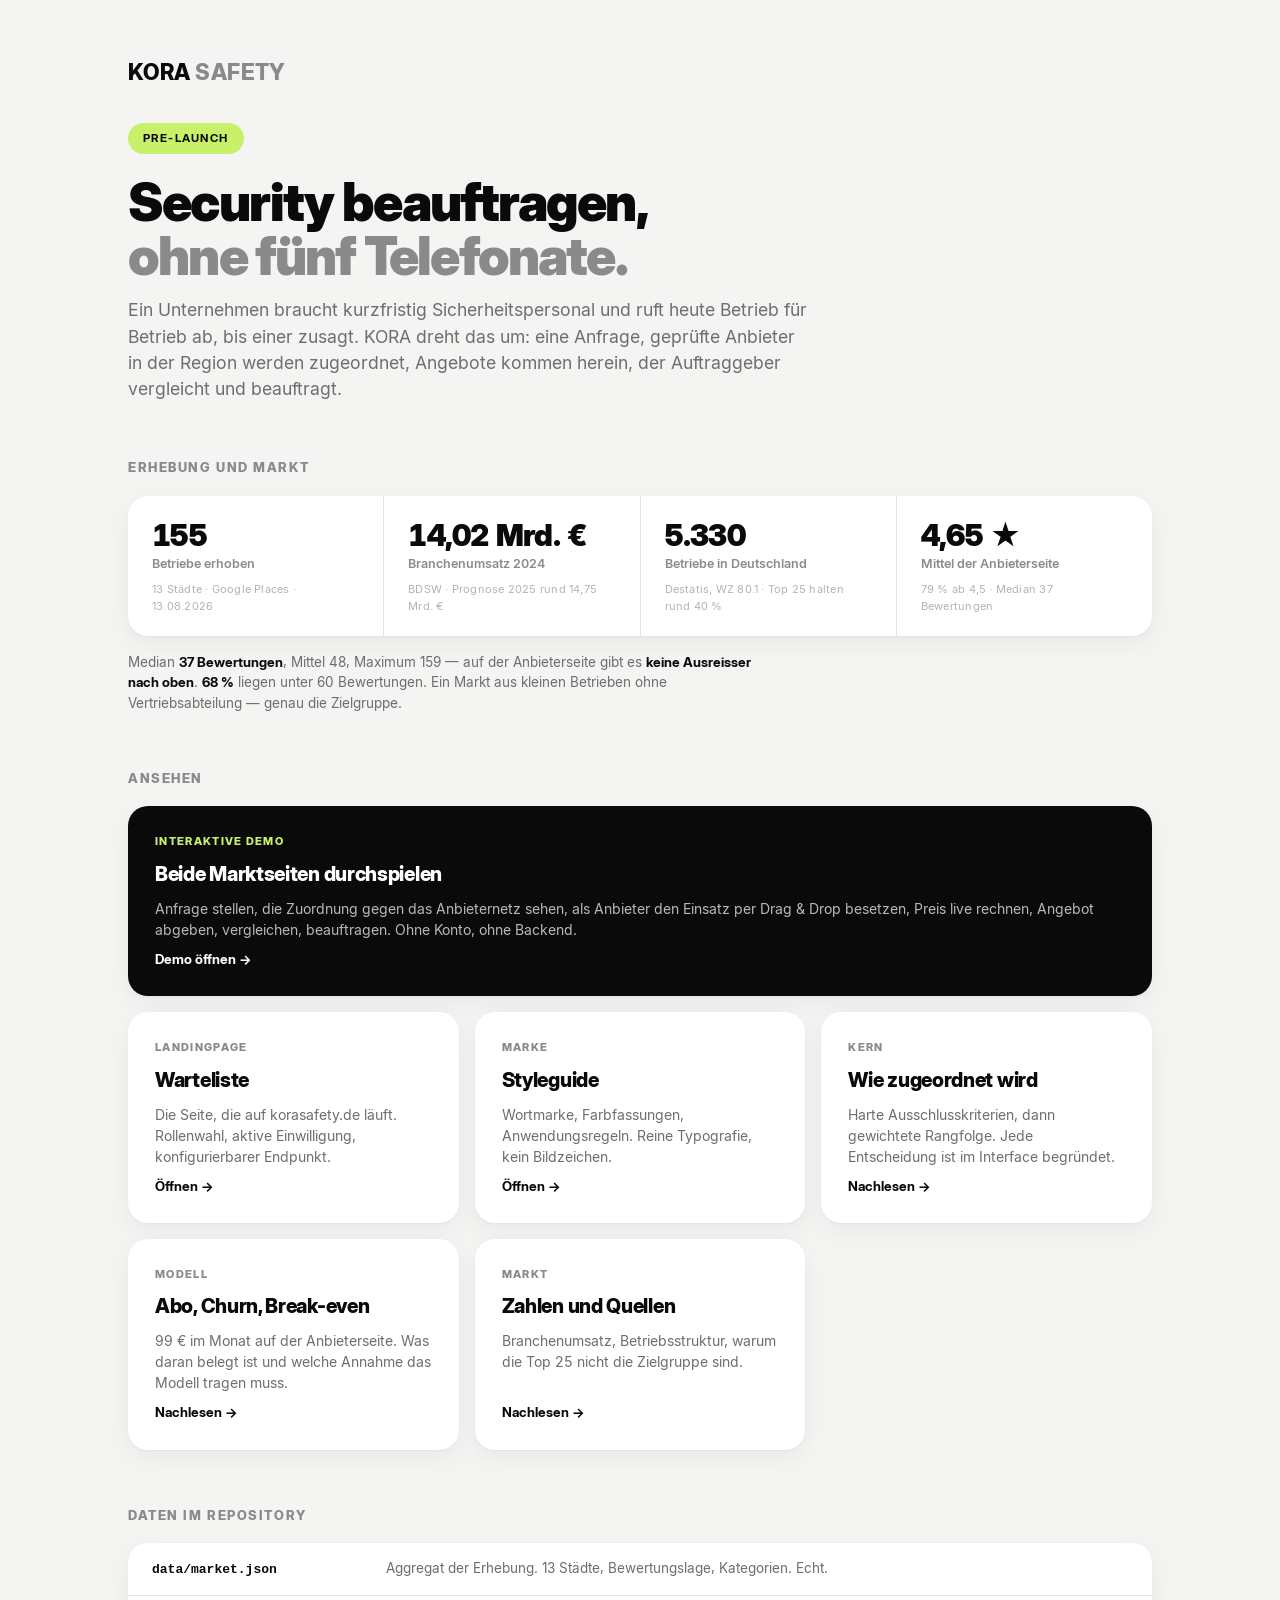
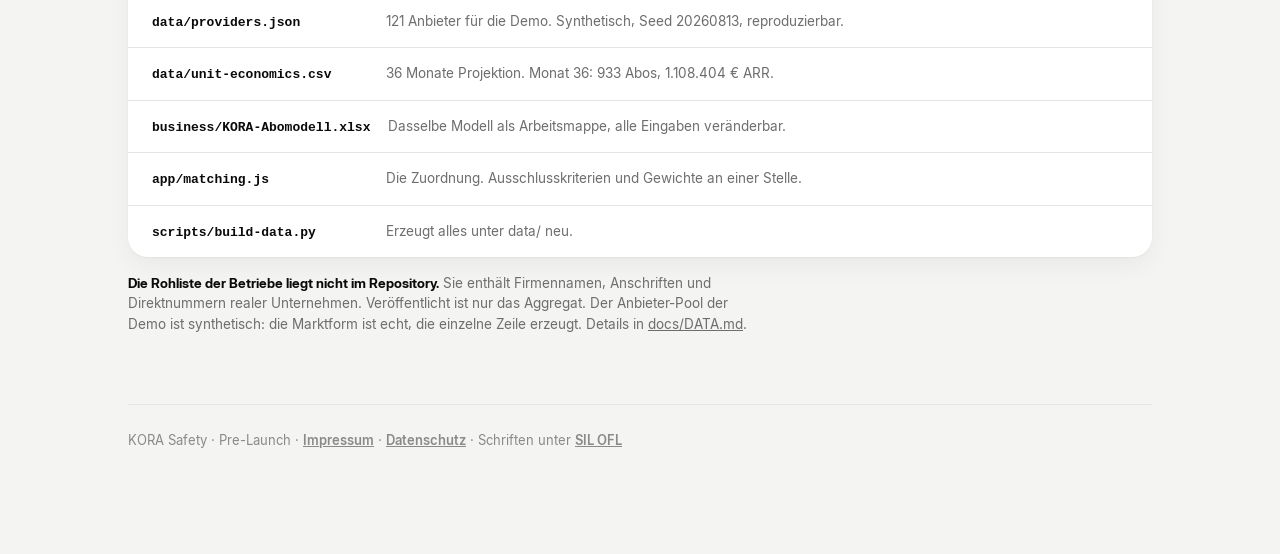
<file: index.html>
<!DOCTYPE html>
<html lang="de">
<head>
<meta charset="utf-8">
<meta name="viewport" content="width=device-width,initial-scale=1">
<title>KORA Safety — Übersicht</title>
<meta name="description" content="Marktplatz für geprüfte Security-Dienstleistungen. Demo, Landingpage, Marktdaten und Abo-Modell an einer Stelle.">
<style>
/* Lokal gehostet, kein Request an fonts.googleapis.com. Begründung in docs/LEGAL.md. */
@font-face{font-family:Inter;src:url(brand/fonts/Inter-Regular.ttf) format('truetype');font-weight:400;font-display:swap}
@font-face{font-family:Inter;src:url(brand/fonts/Inter-Medium.ttf) format('truetype');font-weight:500;font-display:swap}
@font-face{font-family:Inter;src:url(brand/fonts/Inter-SemiBold.ttf) format('truetype');font-weight:600;font-display:swap}
@font-face{font-family:Inter;src:url(brand/fonts/InterDisplay-Bold.ttf) format('truetype');font-weight:700;font-display:swap}
@font-face{font-family:Inter;src:url(brand/fonts/InterDisplay-ExtraBold.ttf) format('truetype');font-weight:800;font-display:swap}
@font-face{font-family:Inter;src:url(brand/fonts/InterDisplay-Black.ttf) format('truetype');font-weight:900;font-display:swap}
</style>
<style>
:root{
  --bg:#F4F4F2; --card:#FFF; --ink:#0A0A0A; --grey:#8A8A8A; --grey2:#6E6E6E;
  --lime:#C8F169; --line:#E4E4E0; --shadow:0 1px 2px rgba(0,0,0,.04),0 8px 24px rgba(0,0,0,.05);
  --r:20px;
}
*{box-sizing:border-box;margin:0;padding:0}
body{background:var(--bg);color:var(--ink);font-family:Inter,-apple-system,system-ui,sans-serif;
  -webkit-font-smoothing:antialiased;line-height:1.5}
a{color:inherit}
:focus-visible{outline:2px solid var(--ink);outline-offset:3px;border-radius:8px}
@media (prefers-reduced-motion:reduce){*{animation:none!important;transition:none!important}}

.wrap{max-width:1080px;margin:0 auto;padding:56px 28px 110px}
.logo{font-weight:800;font-size:22px;letter-spacing:.02em}
.logo span{color:var(--grey)}
.pill{display:inline-block;padding:7px 15px;border-radius:999px;background:var(--lime);
  font-size:11.5px;font-weight:700;letter-spacing:.13em;text-transform:uppercase}
h1{font-size:52px;font-weight:900;letter-spacing:-.035em;line-height:1.03;margin:22px 0 14px}
h1 em{font-style:normal;color:var(--grey)}
.lead{color:var(--grey2);font-size:17.5px;max-width:62ch}
h2{font-size:13px;font-weight:800;letter-spacing:.12em;text-transform:uppercase;color:var(--grey);
  margin:56px 0 18px}
.hr{height:1px;background:var(--line);margin:34px 0}

/* Kennzahlen */
.stats{display:grid;grid-template-columns:repeat(4,1fr);gap:1px;background:var(--line);
  border-radius:var(--r);overflow:hidden;box-shadow:var(--shadow)}
.stat{background:var(--card);padding:22px 24px}
.stat b{display:block;font-size:30px;font-weight:900;letter-spacing:-.025em;line-height:1.15;
  font-variant-numeric:tabular-nums}
.stat span{font-size:12.5px;color:var(--grey);font-weight:600;display:block;margin-top:3px}
.stat i{font-style:normal;font-size:11px;color:#B4B4AE;display:block;margin-top:7px;letter-spacing:.02em}

/* Kacheln */
.tiles{display:grid;grid-template-columns:repeat(auto-fit,minmax(268px,1fr));gap:16px}
.tile{background:var(--card);border-radius:var(--r);padding:26px;box-shadow:var(--shadow);
  text-decoration:none;display:flex;flex-direction:column;gap:9px;transition:.18s;border:1.5px solid transparent}
.tile:hover{transform:translateY(-2px);border-color:var(--ink)}
.tile .k{font-size:11px;font-weight:800;letter-spacing:.12em;text-transform:uppercase;color:var(--grey)}
.tile .t{font-size:20px;font-weight:800;letter-spacing:-.015em}
.tile .d{font-size:14px;color:var(--grey2);flex:1}
.tile .go{font-size:13.5px;font-weight:700;display:flex;align-items:center;gap:7px}
.tile.hero{grid-column:1/-1;background:var(--ink);color:#fff}
.tile.hero .k{color:var(--lime)}
.tile.hero .d{color:#B9B9B4}
.tile.hero:hover{border-color:var(--lime)}

/* Listen */
.rows{background:var(--card);border-radius:var(--r);box-shadow:var(--shadow);overflow:hidden}
.row{display:flex;gap:18px;align-items:baseline;padding:15px 24px;border-top:1px solid var(--line);
  font-size:14.5px;text-decoration:none}
.row:first-child{border-top:none}
.row:hover{background:#FAFAF8}
.row code{font-family:ui-monospace,SFMono-Regular,Menlo,monospace;font-size:13px;font-weight:600;
  min-width:216px;flex:none}
.row .d{color:var(--grey2);font-size:13.5px}
.note{font-size:13.5px;color:var(--grey2);max-width:70ch;margin-top:16px}
.note b{color:var(--ink)}
footer{margin-top:70px;padding-top:26px;border-top:1px solid var(--line);font-size:13px;color:var(--grey)}
footer a{font-weight:600}

@media(max-width:820px){
  h1{font-size:34px}
  .stats{grid-template-columns:1fr 1fr}
  .row{flex-direction:column;gap:4px}
  .row code{min-width:0}
  .wrap{padding:36px 18px 80px}
}
</style>
</head>
<body>
<div class="wrap">

  <div class="logo">KORA <span>SAFETY</span></div>

  <span class="pill" style="margin-top:34px">Pre-Launch</span>
  <h1>Security beauftragen,<br><em>ohne fünf Telefonate.</em></h1>
  <p class="lead">
    Ein Unternehmen braucht kurzfristig Sicherheitspersonal und ruft heute
    Betrieb für Betrieb ab, bis einer zusagt. KORA dreht das um: eine Anfrage,
    geprüfte Anbieter in der Region werden zugeordnet, Angebote kommen herein,
    der Auftraggeber vergleicht und beauftragt.
  </p>

  <h2>Erhebung und Markt</h2>
  <div class="stats" id="stats"></div>
  <p class="note" id="statnote"></p>

  <h2>Ansehen</h2>
  <div class="tiles">
    <a class="tile hero" href="app/">
      <span class="k">Interaktive Demo</span>
      <span class="t">Beide Marktseiten durchspielen</span>
      <span class="d">Anfrage stellen, die Zuordnung gegen das Anbieternetz sehen,
        als Anbieter den Einsatz per Drag &amp; Drop besetzen, Preis live rechnen,
        Angebot abgeben, vergleichen, beauftragen. Ohne Konto, ohne Backend.</span>
      <span class="go">Demo öffnen &rarr;</span>
    </a>
    <a class="tile" href="landing/">
      <span class="k">Landingpage</span>
      <span class="t">Warteliste</span>
      <span class="d">Die Seite, die auf korasafety.de läuft. Rollenwahl, aktive
        Einwilligung, konfigurierbarer Endpunkt.</span>
      <span class="go">Öffnen &rarr;</span>
    </a>
    <a class="tile" href="brand/styleguide.html">
      <span class="k">Marke</span>
      <span class="t">Styleguide</span>
      <span class="d">Wortmarke, Farbfassungen, Anwendungsregeln. Reine
        Typografie, kein Bildzeichen.</span>
      <span class="go">Öffnen &rarr;</span>
    </a>
    <a class="tile" href="docs/MATCHING.md">
      <span class="k">Kern</span>
      <span class="t">Wie zugeordnet wird</span>
      <span class="d">Harte Ausschlusskriterien, dann gewichtete Rangfolge. Jede
        Entscheidung ist im Interface begründet.</span>
      <span class="go">Nachlesen &rarr;</span>
    </a>
    <a class="tile" href="docs/BUSINESS.md">
      <span class="k">Modell</span>
      <span class="t">Abo, Churn, Break-even</span>
      <span class="d">99 € im Monat auf der Anbieterseite. Was daran belegt ist
        und welche Annahme das Modell tragen muss.</span>
      <span class="go">Nachlesen &rarr;</span>
    </a>
    <a class="tile" href="docs/MARKET.md">
      <span class="k">Markt</span>
      <span class="t">Zahlen und Quellen</span>
      <span class="d">Branchenumsatz, Betriebsstruktur, warum die Top 25 nicht
        die Zielgruppe sind.</span>
      <span class="go">Nachlesen &rarr;</span>
    </a>
  </div>

  <h2>Daten im Repository</h2>
  <div class="rows" id="files"></div>
  <p class="note">
    <b>Die Rohliste der Betriebe liegt nicht im Repository.</b> Sie enthält
    Firmennamen, Anschriften und Direktnummern realer Unternehmen. Veröffentlicht
    ist nur das Aggregat. Der Anbieter-Pool der Demo ist synthetisch: die
    Marktform ist echt, die einzelne Zeile erzeugt. Details in
    <a href="docs/DATA.md">docs/DATA.md</a>.
  </p>

  <footer>
    KORA Safety · Pre-Launch · <a href="landing/legal/impressum.html">Impressum</a> ·
    <a href="landing/legal/datenschutz.html">Datenschutz</a> ·
    Schriften unter <a href="LICENSE-FONTS.md">SIL OFL</a>
  </footer>
</div>

<script src="data/market.js"></script>
<script src="data/providers.js"></script>
<script src="data/unit-economics.js"></script>
<script>
/* Die Kennzahlen kommen aus data/, nicht aus dem Markup. Eine Zahl, die hier
   von der Datenlage abweicht, wäre in einem Pitch das erste, was auffällt. */
const M = window.KORA_MARKET, P = window.KORA_PROVIDERS, E = window.KORA_ECONOMICS;
const de = n => new Intl.NumberFormat('de-DE').format(n);
const eur0 = n => new Intl.NumberFormat('de-DE',{style:'currency',currency:'EUR',maximumFractionDigits:0}).format(n);

if(M && P && E){
  const m36 = E.projektion[35];
  const mrd = M.markt.branchenumsatz_2024_eur / 1e9;
  const stats = [
    { b: de(M.erhebung.betriebe_erhoben), s: 'Betriebe erhoben',
      i: `${M.erhebung.staedte} Städte · Google Places · ${M.erhebung.abrufdatum.split('-').reverse().join('.')}` },
    { b: mrd.toFixed(2).replace('.',',') + ' Mrd. €', s: 'Branchenumsatz 2024',
      i: 'BDSW · Prognose 2025 rund 14,75 Mrd. €' },
    { b: de(M.markt.betriebe_wz_801), s: 'Betriebe in Deutschland',
      i: 'Destatis, WZ 80.1 · Top 25 halten rund 40 %' },
    { b: M.anbieter_bewertung.mittel.toFixed(2).replace('.',',') + ' ★', s: 'Mittel der Anbieterseite',
      i: `${(M.anbieter_bewertung.anteil_ab_45*100).toFixed(0)} % ab 4,5 · Median ${de(M.anbieter_bewertungsanzahl.median)} Bewertungen` },
  ];
  document.getElementById('stats').innerHTML = stats.map(s =>
    `<div class="stat"><b>${s.b}</b><span>${s.s}</span><i>${s.i}</i></div>`).join('');

  document.getElementById('statnote').innerHTML =
    `Median <b>${de(M.anbieter_bewertungsanzahl.median)} Bewertungen</b>, Mittel
     ${de(M.anbieter_bewertungsanzahl.mittel)}, Maximum ${de(M.anbieter_bewertungsanzahl.max)} —
     auf der Anbieterseite gibt es <b>keine Ausreisser nach oben</b>.
     <b>${(M.anbieter_bewertungsanzahl.anteil_unter_60*100).toFixed(0)} %</b> liegen unter 60 Bewertungen.
     Ein Markt aus kleinen Betrieben ohne Vertriebsabteilung — genau die Zielgruppe.`;

  const files = [
    ['data/market.json', `Aggregat der Erhebung. ${M.erhebung.staedte} Städte, Bewertungslage, Kategorien. Echt.`],
    ['data/providers.json', `${P.anzahl} Anbieter für die Demo. Synthetisch, Seed ${P.seed}, reproduzierbar.`],
    ['data/unit-economics.csv', `36 Monate Projektion. Monat 36: ${de(m36.aktive_abos)} Abos, ${eur0(m36.arr_eur)} ARR.`],
    ['business/KORA-Abomodell.xlsx', 'Dasselbe Modell als Arbeitsmappe, alle Eingaben veränderbar.'],
    ['app/matching.js', 'Die Zuordnung. Ausschlusskriterien und Gewichte an einer Stelle.'],
    ['scripts/build-data.py', 'Erzeugt alles unter data/ neu.'],
  ];
  document.getElementById('files').innerHTML = files.map(([f,d]) =>
    `<a class="row" href="${f}"><code>${f}</code><span class="d">${d}</span></a>`).join('');
} else {
  document.getElementById('statnote').textContent =
    'Kennzahlen konnten nicht geladen werden — data/ neu erzeugen mit: python3 scripts/build-data.py';
}
</script>
</body>
</html>
</file>
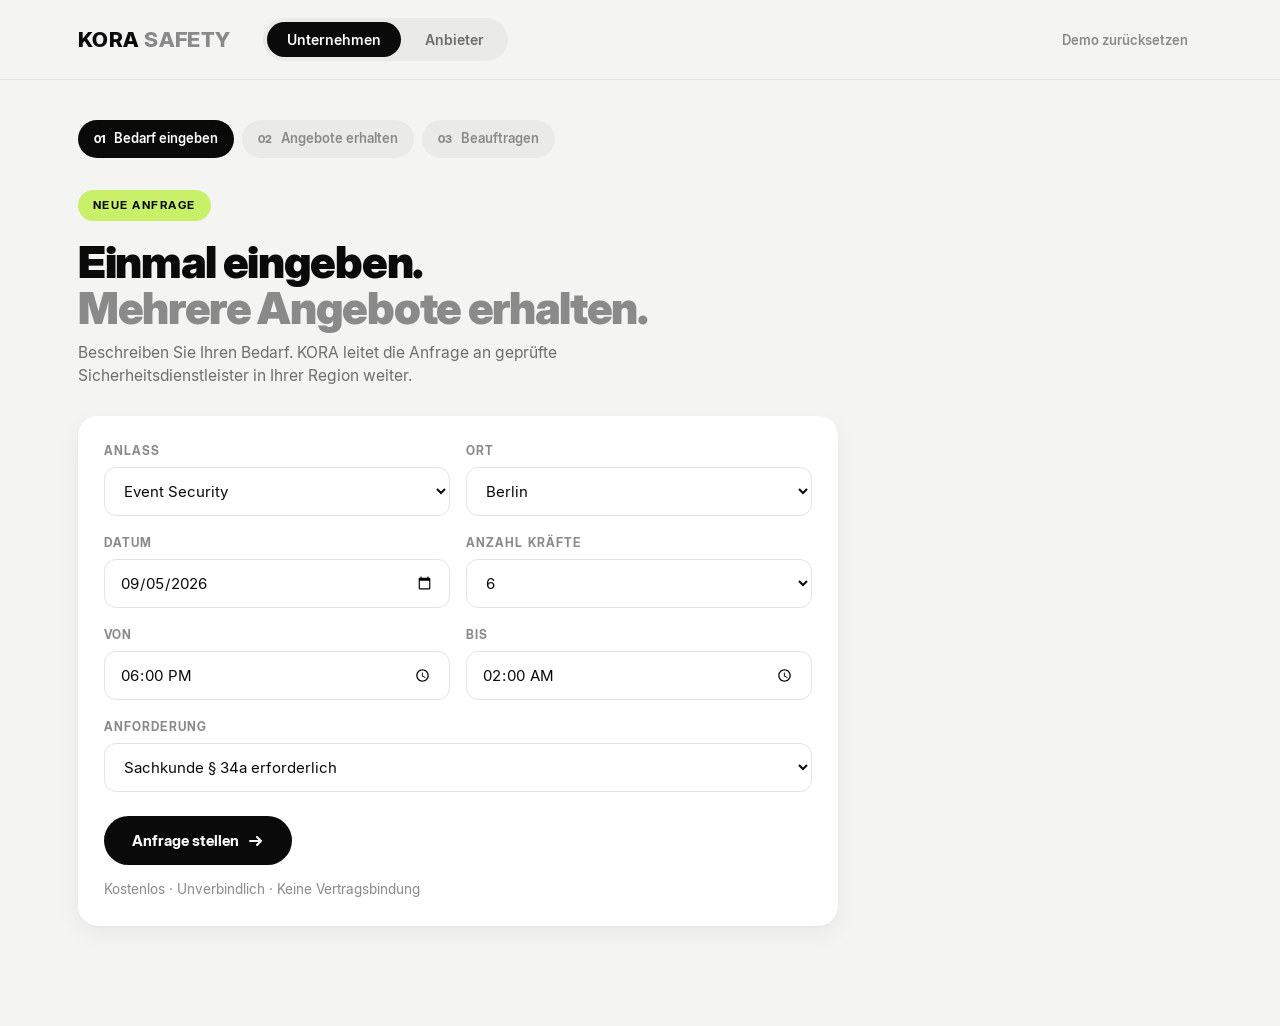
<file: app/index.html>
<!DOCTYPE html>
<html lang="de">
<head>
<meta charset="utf-8">
<meta name="viewport" content="width=device-width,initial-scale=1">
<title>KORA Safety — Demo</title>
<style>
/* Lokal gehostet. Ein Request an fonts.googleapis.com überträgt die IP jedes
   Besuchers an Google — dafür gab es in Deutschland reihenweise Abmahnungen,
   und Abschnitt 5 der Datenschutzerklärung sagt ausdrücklich, dass es nicht
   passiert. Siehe landing/legal/datenschutz.html. */
@font-face{font-family:Inter;src:url(../brand/fonts/Inter-Regular.ttf) format('truetype');font-weight:400;font-display:swap}
@font-face{font-family:Inter;src:url(../brand/fonts/Inter-Medium.ttf) format('truetype');font-weight:500;font-display:swap}
@font-face{font-family:Inter;src:url(../brand/fonts/Inter-SemiBold.ttf) format('truetype');font-weight:600;font-display:swap}
@font-face{font-family:Inter;src:url(../brand/fonts/InterDisplay-Bold.ttf) format('truetype');font-weight:700;font-display:swap}
@font-face{font-family:Inter;src:url(../brand/fonts/InterDisplay-ExtraBold.ttf) format('truetype');font-weight:800;font-display:swap}
@font-face{font-family:Inter;src:url(../brand/fonts/InterDisplay-Black.ttf) format('truetype');font-weight:900;font-display:swap}
</style>
<style>
:root{
  --bg:#F4F4F2; --card:#FFFFFF; --ink:#0A0A0A; --grey:#8A8A8A; --grey2:#6E6E6E;
  --lime:#C8F169; --line:#E4E4E0; --shadow:0 1px 2px rgba(0,0,0,.04),0 8px 24px rgba(0,0,0,.05);
  --r:20px;
}
*{box-sizing:border-box;margin:0;padding:0}
html{scroll-behavior:smooth}
body{background:var(--bg);color:var(--ink);font-family:Inter,-apple-system,system-ui,sans-serif;-webkit-font-smoothing:antialiased;line-height:1.5}
button{font-family:inherit;cursor:pointer;border:none;background:none;color:inherit}
input,select{font-family:inherit}
:focus-visible{outline:2px solid var(--ink);outline-offset:3px;border-radius:6px}
@media (prefers-reduced-motion:reduce){*{animation:none!important;transition:none!important}}

/* ── Kopf ─────────────────────────────────────── */
header{position:sticky;top:0;z-index:50;background:rgba(244,244,242,.9);backdrop-filter:blur(12px);border-bottom:1px solid var(--line)}
.bar{max-width:1180px;margin:0 auto;padding:18px 28px;display:flex;align-items:center;gap:24px}
.logo{font-weight:800;font-size:21px;letter-spacing:.02em}
.logo span{color:var(--grey)}
.tabs{display:flex;gap:4px;background:#EAEAE6;padding:4px;border-radius:999px;margin-left:8px}
.tabs button{padding:9px 20px;border-radius:999px;font-size:14px;font-weight:600;color:var(--grey2);transition:.18s}
.tabs button.on{background:var(--ink);color:#fff}
.spacer{flex:1}
.reset{font-size:13px;font-weight:600;color:var(--grey);padding:8px 14px;border-radius:999px}
.reset:hover{color:var(--ink);background:#EAEAE6}
.badge-dot{display:inline-flex;align-items:center;justify-content:center;min-width:20px;height:20px;padding:0 6px;background:var(--lime);color:var(--ink);border-radius:999px;font-size:11px;font-weight:800;margin-left:7px}

main{max-width:1180px;margin:0 auto;padding:40px 28px 100px}

/* ── Bausteine ────────────────────────────────── */
.pill{display:inline-block;padding:7px 15px;border-radius:999px;background:var(--lime);font-size:11.5px;font-weight:700;letter-spacing:.13em;text-transform:uppercase}
.pill.grey{background:#EAEAE6;color:var(--grey2)}
.pill.ink{background:var(--ink);color:#fff}
h1{font-size:44px;font-weight:900;letter-spacing:-.03em;line-height:1.05;margin:18px 0 10px}
h1 em{font-style:normal;color:var(--grey)}
h2{font-size:19px;font-weight:800;letter-spacing:-.01em;margin-bottom:4px}
.sub{color:var(--grey2);font-size:15.5px;max-width:60ch}
.card{background:var(--card);border-radius:var(--r);padding:26px;box-shadow:var(--shadow)}
.grid2{display:grid;grid-template-columns:1fr 1fr;gap:16px}
.row{display:flex;gap:16px;align-items:center}
.btn{display:inline-flex;align-items:center;gap:9px;background:var(--ink);color:#fff;padding:15px 28px;border-radius:999px;font-weight:700;font-size:15px;transition:.18s}
.btn:hover{transform:translateY(-1px)}
.btn:disabled{opacity:.32;cursor:not-allowed;transform:none}
.btn.lime{background:var(--lime);color:var(--ink)}
.btn.ghost{background:#EAEAE6;color:var(--ink)}
.btn.sm{padding:11px 20px;font-size:14px}
label{display:block;font-size:12px;font-weight:700;letter-spacing:.09em;text-transform:uppercase;color:var(--grey);margin-bottom:7px}
input,select{width:100%;padding:13px 15px;border:1.5px solid var(--line);border-radius:12px;font-size:15px;background:#fff;color:var(--ink)}
input:focus,select:focus{border-color:var(--ink);outline:none}
.field{margin-bottom:18px}
.muted{color:var(--grey);font-size:13.5px}
.mono{font-variant-numeric:tabular-nums}
.hr{height:1px;background:var(--line);margin:22px 0}

/* ── Schritte ─────────────────────────────────── */
.steps{display:flex;gap:8px;align-items:center;margin-bottom:32px;flex-wrap:wrap}
.step{display:flex;align-items:center;gap:9px;font-size:13px;font-weight:600;color:var(--grey);padding:9px 16px;border-radius:999px;background:#EAEAE6}
.step.on{background:var(--ink);color:#fff}
.step.done{background:var(--lime);color:var(--ink)}
.step i{font-style:normal;font-weight:800;font-size:11px}

/* ── Anfrage-/Angebotskarten ──────────────────── */
.req{display:flex;justify-content:space-between;align-items:flex-start;gap:18px;padding:22px 24px;background:var(--card);border-radius:var(--r);box-shadow:var(--shadow);margin-bottom:12px;cursor:pointer;transition:.18s;border:2px solid transparent}
.req:hover{transform:translateY(-2px)}
.req.sel{border-color:var(--ink)}
.req h3{font-size:20px;font-weight:800;letter-spacing:-.01em}
.req .meta{color:var(--grey2);font-size:14px;margin-top:5px}

.offer{background:var(--card);border-radius:var(--r);padding:24px;box-shadow:var(--shadow);border:2px solid transparent;transition:.2s}
.offer.mine{border-color:var(--lime)}
.offer.won{border-color:var(--ink)}
.offer .name{font-size:20px;font-weight:800}
.offer .price{font-size:34px;font-weight:900;letter-spacing:-.02em;margin:14px 0 4px}
.check{display:inline-flex;align-items:center;gap:7px;font-size:13.5px;color:var(--grey2);font-weight:500}
.check svg{flex:0 0 auto}

/* ── Drag & Drop ──────────────────────────────── */
.dnd{display:grid;grid-template-columns:1fr 1.15fr;gap:20px;align-items:start}
.pool{display:flex;flex-direction:column;gap:10px;max-height:520px;overflow-y:auto;padding-right:4px}
.guard{display:flex;align-items:center;gap:13px;padding:13px 15px;background:var(--card);border-radius:14px;box-shadow:var(--shadow);cursor:grab;transition:.15s;border:2px solid transparent;user-select:none}
.guard:active{cursor:grabbing}
.guard.drag{opacity:.35}
.guard.busy{opacity:.4;cursor:not-allowed}
.guard.todo{cursor:default;border-color:#F0D9A8;background:#FFFCF5}
.guard.placed{display:none}
.av{width:38px;height:38px;border-radius:999px;background:var(--lime);display:flex;align-items:center;justify-content:center;font-weight:800;font-size:14px;flex:0 0 auto}
.av.grey{background:#E4E4E0;color:var(--grey2)}
.guard .info{flex:1;min-width:0}
.guard .nm{font-weight:700;font-size:15px}
.guard .ql{font-size:12.5px;color:var(--grey)}
.guard .rt{font-weight:800;font-size:15px;white-space:nowrap}

.slots{background:#EDEDE9;border-radius:var(--r);padding:20px;border:2px dashed var(--line);min-height:200px;transition:.18s}
.slots.over{border-color:var(--ink);background:#E6E6E0}
.slotgrid{display:flex;flex-direction:column;gap:9px;margin-top:14px}
.slot{display:flex;align-items:center;gap:12px;padding:12px 14px;border-radius:13px;border:1.5px dashed #D4D4CE;color:var(--grey);font-size:14px;font-weight:600;background:rgba(255,255,255,.5)}
.slot.filled{border:1.5px solid transparent;background:var(--card);color:var(--ink);box-shadow:var(--shadow)}
.slot .x{margin-left:auto;font-size:20px;color:var(--grey);padding:0 6px;line-height:1}
.slot .x:hover{color:#C0392B}

.calc{margin-top:20px}
.calc .ln{display:flex;justify-content:space-between;padding:9px 0;font-size:15px;color:var(--grey2)}
.calc .ln b{color:var(--ink);font-weight:700}
.calc .total{display:flex;justify-content:space-between;align-items:baseline;padding-top:16px;border-top:2px solid var(--ink);margin-top:8px}
.calc .total span{font-size:15px;font-weight:700}
.calc .total b{font-size:32px;font-weight:900;letter-spacing:-.02em}
input[type=range]{width:100%;accent-color:var(--ink);padding:0;border:none}

.calc .ln.sub2{padding:5px 0 5px 14px;font-size:13.5px;color:var(--grey)}
.calc .ln.sub2 em{font-style:normal;font-size:11.5px;color:#A6A6A0}
.calc .ln.zwischen{border-top:1px solid var(--line);margin-top:10px;padding-top:12px;font-weight:700;color:var(--ink)}
.calc .zonen{display:inline-block;background:#EDEDE9;border-radius:999px;padding:7px 14px;font-size:12.5px;font-weight:700;color:var(--grey2);margin-bottom:16px}
.calc .hint{margin-top:10px;font-size:12px;color:var(--grey);line-height:1.45;border-left:2px solid var(--lime);padding-left:10px}
.calc .warn{margin-top:10px;font-size:13px;font-weight:700;color:#B23B2E}
.modes{display:inline-flex;gap:4px;background:#EAEAE6;padding:4px;border-radius:999px;margin-bottom:18px}
.modes button{padding:9px 20px;border-radius:999px;font-size:14px;font-weight:600;color:var(--grey2);transition:.18s}
.modes button.on{background:var(--ink);color:#fff}
.modes button:disabled{opacity:.45;cursor:not-allowed}
.paus{display:flex;align-items:center;gap:10px}
.paus input{max-width:210px;font-size:26px;font-weight:800;padding:12px 14px}
.paus span{font-size:22px;font-weight:800;color:var(--grey2)}

/* ── Nachweis / Bewacherregister ──────────────── */
.guard{align-items:flex-start}
.guard .av{margin-top:2px}
.nwline{margin-top:3px;line-height:1.3}
.nw{display:inline-flex;align-items:center;gap:5px;font-size:11.5px;font-weight:700}
.nw.ok{color:#3C7A26}.nw.bad{color:#B23B2E}.nw.wait{color:var(--grey2)}
.nw svg{width:12px;height:12px}
.gueltig{font-size:11.5px;color:var(--grey)}
.upl{margin-top:7px;font-size:11px;font-weight:800;letter-spacing:.05em;text-transform:uppercase;background:var(--ink);color:#fff;padding:6px 12px;border-radius:999px}
.upl:hover{opacity:.85}
.sperr{margin-top:5px;font-size:11.5px;font-weight:700;color:#B23B2E}

/* ── Rechnung ─────────────────────────────────── */
.inv{max-width:640px;background:var(--card);border-radius:var(--r);padding:30px;box-shadow:var(--shadow);margin-top:22px}
.inv .head{display:flex;justify-content:space-between;gap:18px;border-bottom:2px solid var(--ink);padding-bottom:16px;margin-bottom:18px}
.inv .no{font-size:11.5px;font-weight:700;color:var(--grey);letter-spacing:.08em;text-transform:uppercase}
.inv .ln{display:flex;justify-content:space-between;gap:16px;padding:8px 0;font-size:14.5px;color:var(--grey2)}
.inv .ln b{color:var(--ink)}
.inv .sum{display:flex;justify-content:space-between;align-items:baseline;border-top:2px solid var(--ink);margin-top:12px;padding-top:14px}
.inv .sum b{font-size:26px;font-weight:900}

/* ── Zustände ─────────────────────────────────── */
.empty{text-align:center;padding:70px 20px;color:var(--grey)}
.empty .big{font-size:19px;font-weight:700;color:var(--ink);margin-bottom:8px}
.load{display:flex;align-items:center;gap:12px;color:var(--grey2);font-size:15px;font-weight:600}
.dot{width:9px;height:9px;border-radius:999px;background:var(--lime);animation:pp 1.1s infinite}
@keyframes pp{0%,100%{opacity:.3;transform:scale(.8)}50%{opacity:1;transform:scale(1.15)}}
.appear{animation:up .38s cubic-bezier(.2,.7,.3,1) both}
@keyframes up{from{opacity:0;transform:translateY(14px)}to{opacity:1;transform:none}}
.won-note{background:var(--lime);border-radius:var(--r);padding:22px 26px;margin-bottom:22px;font-weight:700;font-size:17px}
.toast{position:fixed;left:50%;bottom:34px;transform:translateX(-50%);background:var(--ink);color:#fff;padding:15px 26px;border-radius:999px;font-weight:600;font-size:15px;box-shadow:0 12px 32px rgba(0,0,0,.25);z-index:99;animation:up .3s both}

/* ── Matching-Panel ───────────────────────────── */
.match{background:var(--card);border-radius:var(--r);padding:22px 26px;box-shadow:var(--shadow);margin-bottom:22px}
.funnel{display:flex;align-items:stretch;gap:0;flex-wrap:wrap;margin:16px 0 4px}
.fstep{flex:1;min-width:104px;padding:0 16px;border-left:2px solid var(--line)}
.fstep:first-child{padding-left:0;border-left:none}
.fstep b{display:block;font-size:27px;font-weight:900;letter-spacing:-.02em;line-height:1.1;font-variant-numeric:tabular-nums}
.fstep span{font-size:12px;color:var(--grey);font-weight:600}
.fstep.on b{color:var(--ink)}
.fstep.off b{color:#C9C9C4}
.why{list-style:none;margin:10px 0 0;display:flex;flex-direction:column;gap:5px}
.why li{font-size:13px;color:var(--grey2);display:flex;gap:7px;align-items:baseline}
.why li::before{content:"";width:4px;height:4px;border-radius:999px;background:var(--lime);flex:none;transform:translateY(-3px)}
.score{font-size:11px;font-weight:800;letter-spacing:.08em;text-transform:uppercase;color:var(--grey);font-variant-numeric:tabular-nums}
.rejtoggle{font-size:13px;font-weight:700;color:var(--grey2);text-decoration:underline;text-underline-offset:3px;padding:4px 0}
.rejtoggle:hover{color:var(--ink)}
.rej{margin-top:14px;border-top:1px solid var(--line);padding-top:14px}
.rej .ln{display:flex;justify-content:space-between;gap:16px;font-size:13.5px;padding:5px 0;color:var(--grey2)}
.rej .ln b{font-variant-numeric:tabular-nums;color:var(--ink)}

@media(max-width:900px){
  .dnd,.grid2{grid-template-columns:1fr}
  h1{font-size:32px}
  .bar{padding:14px 18px;flex-wrap:wrap;gap:12px}
  main{padding:28px 18px 80px}
  .pool{max-height:300px}
  .fstep{min-width:84px;padding:0 10px}
  .fstep b{font-size:21px}
}
</style>
</head>
<body>

<header>
  <div class="bar">
    <div class="logo">KORA <span>SAFETY</span></div>
    <div class="tabs">
      <button id="tabK" class="on" onclick="setView('kunde')">Unternehmen</button>
      <button id="tabA" onclick="setView('anbieter')">Anbieter<span id="inboxDot" class="badge-dot" style="display:none">1</span></button>
    </div>
    <div class="spacer"></div>
    <button class="reset" onclick="resetAll()">Demo zurücksetzen</button>
  </div>
</header>

<main id="app"></main>

<!-- Anbieter-Pool und Matching. Beides ohne Build, beides file://-fähig. -->
<script src="../data/providers.js"></script>
<script src="matching.js"></script>

<script>
/* ═══════════════════════════════════════════════════════
   Zustand
   ═══════════════════════════════════════════════════════ */
const GUARDS = [
  {id:1, name:"Max Berger",    stufe:"sach", bwid:"BW-7QK-4412", nachweis:"ok",         bis:"03/2029", busy:false},
  {id:2, name:"Leon Kaya",     stufe:"sach", bwid:"BW-3RM-8801", nachweis:"ok",         bis:"11/2028", busy:false},
  {id:3, name:"Tim Roth",      stufe:"ung",  bwid:"BW-9TF-1207", nachweis:"ok",         bis:"07/2030", busy:false},
  {id:4, name:"Sara Nowak",    stufe:"sach", bwid:"BW-2LP-6634", nachweis:"ok",         bis:"01/2029", busy:false},
  {id:5, name:"Jonas Weiss",   stufe:"ung",  bwid:"BW-5HD-3390", nachweis:"ok",         bis:"09/2027", busy:false},
  {id:6, name:"Elif Demir",    stufe:"meis", bwid:"BW-8XN-5521", nachweis:"ok",         bis:"05/2031", busy:false},
  {id:7, name:"Paul Hartmann", stufe:"ung",  bwid:"",            nachweis:"fehlt",      bis:"",        busy:false},
  {id:8, name:"Nina Falk",     stufe:"sach", bwid:"BW-6WQ-2145", nachweis:"abgelaufen", bis:"04/2026", busy:false},
  {id:9, name:"Ali Yildiz",    stufe:"sach", bwid:"BW-4JC-9078", nachweis:"ok",         bis:"12/2029", busy:false},
  {id:10,name:"Marek Kowal",   stufe:"sach", bwid:"BW-1VB-7763", nachweis:"ok",         bis:"08/2028", busy:true},
  {id:11,name:"Jana Petrova",  stufe:"ung",  bwid:"BW-0ZG-4419", nachweis:"ok",         bis:"02/2028", busy:true},
];

/* ── Tarif, Zuschläge, Lohnnebenkosten ────────────────────────────────
   Entgelt-TV Wach- und Sicherheitsgewerbe Berlin, Stand 01/2026.
   Zuschlagssätze Berlin: Nacht 10 %, Sonntag und Feiertag je 20 %.
   Zuschläge für tatsächlich geleistete Nacht- und Sonntagsarbeit sind
   nach § 3b EStG steuer- UND beitragsfrei — auf ihnen liegen deshalb
   keine Lohnnebenkosten. Genau diese Unterscheidung geht in jeder
   handgeführten Kalkulation unter. */
const TARIF = {
  ung:  {lohn:15.15, label:"Unterrichtung § 34a"},
  sach: {lohn:16.40, label:"Sachkunde § 34a"},
  meis: {lohn:17.65, label:"Meister für Schutz und Sicherheit"}
};
const RANG      = {ung:1, sach:2, meis:3};
const ZUSCHLAG  = {nacht:0.10, sonntag:0.20};
const SV_AG     = 0.21;
const GEMEIN    = 0.12;
const NACHT_VON = 20, NACHT_BIS = 6;
const NACHWEIS_TEXT = {fehlt:"Kein Nachweis hinterlegt", abgelaufen:"Nachweis abgelaufen"};

/* Zerlegt den Einsatz stundenweise. Samstag 18–02 Uhr fällt in drei
   Zonen: Regelzeit, Nacht ab 20 Uhr, ab Mitternacht zusätzlich Sonntag. */
function stundenSplit(iso, von, bis){
  const vh=parseInt(von), bh=parseInt(bis);
  const n=(bh-vh+24)%24 || 8;
  const start=new Date(iso+"T00:00:00");
  const o={regel:0,nacht:0,sonn:0,nachtsonn:0,gesamt:n};
  for(let i=0;i<n;i++){
    const h=(vh+i)%24, tag=Math.floor((vh+i)/24);
    const wd=new Date(start.getTime()+tag*86400000).getDay();
    const nacht=h>=NACHT_VON||h<NACHT_BIS, sonn=wd===0;
    if(nacht&&sonn) o.nachtsonn++; else if(nacht) o.nacht++;
    else if(sonn) o.sonn++; else o.regel++;
  }
  return o;
}

function einsatzKosten(){
  const r=S.request, sp=stundenSplit(r.iso,r.von,r.bis);
  const k={grund:0,zNacht:0,zSonn:0,sv:0};
  S.placed.forEach(id=>{
    const lohn=TARIF[S.guards.find(g=>g.id===id).stufe].lohn;
    k.grund  += lohn*sp.gesamt;
    k.zNacht += lohn*(sp.nacht+sp.nachtsonn)*ZUSCHLAG.nacht;
    k.zSonn  += lohn*(sp.sonn +sp.nachtsonn)*ZUSCHLAG.sonntag;
    k.sv     += lohn*sp.gesamt*SV_AG;
  });
  k.personal   = k.grund+k.zNacht+k.zSonn+k.sv;
  k.gemein     = k.personal*GEMEIN;
  k.selbstkost = k.personal+k.gemein;
  k.split      = sp;
  return k;
}

/* Warum eine Kraft nicht in den Plan darf. Leerstring heißt: darf. */
function sperrgrund(g){
  if(g.busy)                    return "Bereits im Einsatz";
  if(g.nachweis==="fehlt")      return "Kein Nachweis";
  if(g.nachweis==="abgelaufen") return "Nachweis abgelaufen";
  if(g.nachweis==="pruefung")   return "Prüfung läuft";
  if(RANG[g.stufe] < RANG[S.request.minStufe]) return "Qualifikation zu niedrig";
  return "";
}

/* Anbieter-Pool aus data/providers.js. Fehlt die Datei, läuft die Demo
   weiter — dann eben ohne Matching-Panel, statt mit einem leeren Bildschirm. */
const POOL = (window.KORA_PROVIDERS && window.KORA_PROVIDERS.anbieter) || [];
const STAEDTE = [...new Set(POOL.map(p => p.stadt))].sort((a,b) =>
  POOL.filter(p=>p.stadt===b).length - POOL.filter(p=>p.stadt===a).length);

const BLANK = {
  view:"kunde",
  step:1,                 // 1 Anfrage · 2 Angebote · 3 beauftragt
  request:null,
  match:null,             // Ergebnis von KORAMatch.match
  offers:[],
  awarded:null,
  placed:[],              // Wach-IDs im Einsatzplan
  margin:28,
  preisModus:"stunden",
  pauschale:0,
  submitted:false,
  showRejects:false,      // Ausschlussliste aufgeklappt
  guards:JSON.parse(JSON.stringify(GUARDS))
};
let S = JSON.parse(JSON.stringify(BLANK));

function resetAll(){ S = JSON.parse(JSON.stringify(BLANK)); render(); toast("Demo zurückgesetzt"); }
function setView(v){ S.view = v; render(); }

function toast(msg){
  document.querySelectorAll('.toast').forEach(t=>t.remove());
  const t = document.createElement('div');
  t.className='toast'; t.textContent=msg;
  document.body.appendChild(t);
  setTimeout(()=>t.remove(), 2600);
}

const eur = n => new Intl.NumberFormat('de-DE',{style:'currency',currency:'EUR',maximumFractionDigits:0}).format(n);
const TICK = '<svg width="15" height="15" viewBox="0 0 16 16" fill="none"><path d="M3 8.5l3 3L13 4" stroke="currentColor" stroke-width="2.2" stroke-linecap="round" stroke-linejoin="round"/></svg>';

/* ═══════════════════════════════════════════════════════
   Ansicht: Unternehmen
   ═══════════════════════════════════════════════════════ */
function viewKunde(){
  const st = n => S.step>n ? 'done' : (S.step===n ? 'on' : '');
  let h = `<div class="steps">
    <div class="step ${st(1)}"><i>01</i> Bedarf eingeben</div>
    <div class="step ${st(2)}"><i>02</i> Angebote erhalten</div>
    <div class="step ${st(3)}"><i>03</i> Beauftragen</div>
  </div>`;

  if(S.step===1){
    h += `<span class="pill">Neue Anfrage</span>
    <h1>Einmal eingeben.<br><em>Mehrere Angebote erhalten.</em></h1>
    <p class="sub">Beschreiben Sie Ihren Bedarf. KORA leitet die Anfrage an geprüfte Sicherheitsdienstleister in Ihrer Region weiter.</p>
    <div class="card" style="margin-top:28px;max-width:760px">
      <div class="grid2">
        <div class="field"><label>Anlass</label>
          <select id="f_anlass">
            <option>Event Security</option><option>Objektschutz</option>
            <option>Baustellenbewachung</option><option>Empfangsdienst</option>
            <option>Firmenveranstaltung (gehoben)</option>
            <option>Personenschutz / Fahrdienst</option>
          </select></div>
        <div class="field"><label>Ort</label>
          <select id="f_ort">${STAEDTE.map(s =>
            `<option${s==='Berlin'?' selected':''}>${s}</option>`).join('')}</select></div>
      </div>
      <div class="grid2">
        <div class="field"><label>Datum</label><input id="f_datum" type="date" value="2026-09-05"></div>
        <div class="field"><label>Anzahl Kräfte</label>
          <select id="f_anzahl"><option>4</option><option selected>6</option><option>8</option><option>12</option></select></div>
      </div>
      <div class="grid2">
        <div class="field"><label>Von</label><input id="f_von" type="time" value="18:00"></div>
        <div class="field"><label>Bis</label><input id="f_bis" type="time" value="02:00"></div>
      </div>
      <div class="field" style="margin-bottom:24px"><label>Anforderung</label>
        <select id="f_anf">
          <option>Sachkunde § 34a erforderlich</option>
          <option>Unterrichtung nach § 34a genügt</option>
          <option>Einsatzleitung vor Ort erforderlich</option>
        </select></div>
      <button class="btn" onclick="sendRequest()">Anfrage stellen ${arrow()}</button>
      <p class="muted" style="margin-top:14px">Kostenlos · Unverbindlich · Keine Vertragsbindung</p>
    </div>`;
  }

  if(S.step===2){
    const r = S.request;
    h += `<span class="pill grey">Anfrage läuft</span>
    <h1>${r.anlass} · ${r.ort}</h1>
    <p class="sub">${r.anzahl} Kräfte · ${r.datum} · ${r.von}–${r.bis} Uhr · ${r.anf}</p>
    <div class="hr"></div>`;

    h += matchBlock();

    if(S.offers.length===0){
      h += `<div class="card"><div class="load"><span class="dot"></span> Passende Anbieter werden benachrichtigt …</div></div>`;
    } else {
      h += `<h2 style="margin-bottom:16px">${S.offers.length} Angebote eingegangen</h2>
        <div class="grid2" style="align-items:start">`;
      S.offers.forEach((o,i)=>{
        h += `<div class="offer ${o.mine?'mine':''} appear" style="animation-delay:${i*70}ms">
          <div class="row" style="justify-content:space-between">
            <div class="name">${o.name}</div>
            ${o.mine?'<span class="pill" style="font-size:10px">Ihr Angebot</span>':''}
          </div>
          <div class="check" style="margin-top:9px">${TICK} Geprüfter Anbieter</div>
          <div class="check">${TICK} ${o.note}</div>
          <div class="price mono">${eur(o.price)}</div>
          <p class="muted">${eur(o.price/(r.anzahl*r.stunden))} pro Kraft und Stunde · zzgl. USt.</p>
          <div class="hr" style="margin:18px 0"></div>
          <button class="btn sm" onclick="award(${o.id})">Beauftragen</button>
        </div>`;
      });
      h += `</div>`;
    }
  }

  if(S.step===3){
    const o = S.offers.find(x=>x.id===S.awarded);
    h += `<div class="won-note appear">${TICK} Auftrag an ${o.name} erteilt · ${eur(o.price)}</div>
    <span class="pill ink">Beauftragt</span>
    <h1>Fertig.<br><em>In unter zwei Minuten.</em></h1>
    <p class="sub">${o.name} wurde benachrichtigt und bestätigt den Einsatz. Alle Unterlagen und Nachweise liegen in Ihrem KORA-Konto.</p>
    <div class="card" style="margin-top:26px;max-width:620px">
      <h2>${S.request.anlass} · ${S.request.ort}</h2>
      <p class="muted" style="margin-bottom:18px">${S.request.anzahl} Kräfte · ${S.request.datum} · ${S.request.von}–${S.request.bis} Uhr</p>
      <div class="calc">
        <div class="ln"><span>Anbieter</span><b>${o.name}</b></div>
        <div class="ln"><span>Status</span><b>Bestätigt</b></div>
        <div class="total"><span>Auftragswert</span><b class="mono">${eur(o.price)}</b></div>
      </div>
    </div>
    <button class="btn ghost" style="margin-top:24px" onclick="resetAll()">Neue Anfrage starten</button>`;
  }
  return h;
}

/* Zeigt, wie aus 121 Betrieben drei Angebote werden. Der Trichter ist der
   eigentliche Produktkern — ohne ihn ist KORA ein Formular, das Mails
   verschickt. Deshalb steht er sichtbar über den Angeboten und nicht in
   einem Log. */
function matchBlock(){
  const m = S.match;
  if(!m) return '';
  const s = m.stats;
  const top = m.eligible.slice(0, KORAMatch.EINLADUNGEN);

  let h = `<div class="match appear">
    <div class="row" style="justify-content:space-between;align-items:baseline">
      <h2>Zuordnung</h2>
      <span class="score">${s.geeignet} von ${s.pool} geeignet</span>
    </div>
    <div class="funnel">
      <div class="fstep on"><b>${s.pool}</b><span>im Netzwerk</span></div>
      <div class="fstep ${s.in_region?'on':'off'}"><b>${s.in_region}</b><span>in ${S.request.ort}</span></div>
      <div class="fstep ${s.geeignet?'on':'off'}"><b>${s.geeignet}</b><span>erfüllen die Anforderung</span></div>
      <div class="fstep ${s.eingeladen?'on':'off'}"><b>${s.eingeladen}</b><span>angefragt</span></div>
    </div>`;

  if(!s.geeignet){
    h += `<p class="muted" style="margin-top:14px">Kein Betrieb in ${S.request.ort} erfüllt diese
      Anforderung. In der echten Anwendung würde KORA hier den Radius erweitern
      statt eine leere Liste zu zeigen.</p>`;
  } else {
    h += `<div class="hr" style="margin:18px 0"></div>
      <h2 style="font-size:15px">Angefragt wurden</h2>
      <div class="grid2" style="margin-top:12px;align-items:start">`;
    top.forEach(p => {
      h += `<div>
        <div class="row" style="justify-content:space-between;align-items:baseline">
          <div class="name" style="font-weight:700">${p.name}</div>
          <span class="score">${(p.score*100).toFixed(0)}</span>
        </div>
        <ul class="why">${p.gruende.map(g=>`<li>${g}</li>`).join('')}</ul>
      </div>`;
    });
    h += `</div>`;
  }

  const gruende = Object.entries(s.ausschluesse);
  if(gruende.length){
    h += `<div style="margin-top:16px">
      <button class="rejtoggle" onclick="toggleRejects()">
        ${S.showRejects?'Ausschlüsse ausblenden':`Warum ${m.rejected.length} Betriebe nicht angefragt wurden`}
      </button>`;
    if(S.showRejects){
      h += `<div class="rej">${gruende.map(([g,n])=>
        `<div class="ln"><span>${g}</span><b>${n}</b></div>`).join('')}</div>`;
    }
    h += `</div>`;
  }

  return h + `</div>`;
}

function toggleRejects(){ S.showRejects = !S.showRejects; render(); }

function arrow(){ return '<svg width="16" height="16" viewBox="0 0 16 16" fill="none"><path d="M2 8h11M9 4l4 4-4 4" stroke="currentColor" stroke-width="2" stroke-linecap="round" stroke-linejoin="round"/></svg>'; }

function sendRequest(){
  const g = id => document.getElementById(id).value;
  const von = g('f_von'), bis = g('f_bis');
  let std = (parseInt(bis)-parseInt(von)+24)%24 || 8;
  const anf = g('f_anf');
  S.request = {
    anlass:g('f_anlass'), ort:g('f_ort'), iso:g('f_datum'),
    datum:new Date(g('f_datum')).toLocaleDateString('de-DE',{weekday:'short',day:'2-digit',month:'2-digit',year:'numeric'}),
    anzahl:parseInt(g('f_anzahl')), von, bis, anf, stunden:std,
    minStufe: anf.startsWith('Unterrichtung') ? 'ung' : 'sach',
    leitung:  anf.startsWith('Einsatzleitung')
  };
  /* Fahrdienst und gehobene Firmenveranstaltungen werden nicht nach
     Stunden abgerechnet, sondern pauschal. Vorschlag, kein Zwang. */
  S.preisModus = /Firmenveranstaltung|Personenschutz/.test(S.request.anlass) ? "pauschal" : "stunden";
  S.pauschale  = 0;
  // Zuordnung gegen den Pool. Läuft synchron, 121 Betriebe sind kein Problem.
  S.match = POOL.length ? KORAMatch.match(S.request, POOL) : null;
  S.step = 2;
  render();
  document.getElementById('inboxDot').style.display='inline-flex';
  setTimeout(()=>{ if(S.step===2 && S.offers.length===0){ toast("Neue Anfrage im Anbieter-Postfach"); } }, 900);
}

function award(id){
  S.awarded = id; S.step = 3;
  const o = S.offers.find(x=>x.id===id);
  render();
  toast(o.mine ? "Sie haben den Auftrag erhalten" : "Auftrag erteilt");
}

/* ═══════════════════════════════════════════════════════
   Ansicht: Anbieter
   ═══════════════════════════════════════════════════════ */
function viewAnbieter(){
  if(!S.request){
    return `<span class="pill grey">Postfach</span>
      <h1>Keine offenen<br><em>Anfragen.</em></h1>
      <p class="sub">Wechseln Sie in die Ansicht „Unternehmen" und stellen Sie eine Anfrage — sie erscheint dann hier.</p>
      <button class="btn" style="margin-top:26px" onclick="setView('kunde')">Zur Unternehmensansicht ${arrow()}</button>`;
  }
  const r = S.request;
  const won = S.awarded && S.offers.find(o=>o.id===S.awarded)?.mine;

  let h = '';
  if(won) return `<div class="won-note appear">${TICK} Auftrag erhalten · ${r.anlass} · ${r.ort} · ${eur(myPrice())}</div>` + rechnungBlock();

  h += `<span class="pill">${S.submitted?'Angebot abgegeben':'Neue Anfrage'}</span>
  <h1>${r.anlass} · ${r.ort}</h1>
  <p class="sub">${r.anzahl} Kräfte · ${r.datum} · ${r.von}–${r.bis} Uhr · ${r.stunden} Stunden · ${r.anf}</p>
  <div class="hr"></div>
  <h2>1 · Einsatz planen und einteilen</h2>
  <p class="muted" style="margin-bottom:22px">Mitarbeiter in den Einsatzplan ziehen. Ohne gültigen Nachweis und passende Qualifikation nimmt der Plan niemanden an.</p>

  <div class="dnd">
    <div>
      <label>Verfügbare Mitarbeiter</label>
      <div class="pool" id="pool">${S.guards.map(gd=>guardCard(gd)).join('')}</div>
    </div>

    <div>
      <label>Einsatzplan · ${S.placed.length} von ${r.anzahl} besetzt</label>
      <div class="slots" id="drop" ondragover="dragOver(event)" ondragleave="dragLeave(event)" ondrop="drop(event)">
        <div class="row" style="justify-content:space-between">
          <b style="font-size:15px">${r.von}–${r.bis} Uhr</b>
          <span class="muted mono">${r.stunden} h je Kraft</span>
        </div>
        <div class="slotgrid">${slotList()}</div>
      </div>
    </div>
  </div>

  <div class="hr"></div>
  <h2>2 · Preis</h2>
  <p class="muted" style="margin-bottom:18px">Nach Tarif kalkuliert oder als Pauschale. Die Kosten aus der Planung stehen in beiden Fällen darunter.</p>
  <div class="modes">
    <button class="${S.preisModus==='stunden'?'on':''}" ${S.submitted?'disabled':''} onclick="setModus('stunden')">Stundenkalkulation</button>
    <button class="${S.preisModus==='pauschal'?'on':''}" ${S.submitted?'disabled':''} onclick="setModus('pauschal')">Pauschale</button>
  </div>
  ${calcBlock()}`;
  return h;
}

/* Der Auftrag endet nicht bei der Zusage. Stunden, Zuschläge und
   Zuordnung liegen ohnehin im System — die Rechnung entsteht daraus,
   nicht daneben. Das ist der Grund, warum ein Betrieb das Werkzeug auch
   dann öffnet, wenn gerade keine Anfrage kommt. */
function rechnungBlock(){
  const r=S.request, k=einsatzKosten(), netto=myPrice(), ust=netto*0.19;
  const e2=n=>new Intl.NumberFormat('de-DE',{minimumFractionDigits:2,maximumFractionDigits:2}).format(n)+" €";
  const nr="2026-"+String(1000+r.anzahl*7+k.split.gesamt).slice(-4);
  const zuschlagStd=k.split.nacht+k.split.sonn+k.split.nachtsonn;
  return `<span class="pill ink">Abrechnung</span>
  <h1>Einsatz gelaufen.<br><em>Rechnung steht.</em></h1>
  <p class="sub">Aus Einsatzplan und Zeitzonen erzeugt — keine zweite Erfassung.</p>
  <div class="inv appear">
    <div class="head">
      <div><div class="no">Rechnung ${nr}</div>
        <div style="font-size:19px;font-weight:800;margin-top:4px">${r.anlass} · ${r.ort}</div></div>
      <div style="text-align:right"><div class="no">Leistungszeitraum</div>
        <div style="font-weight:700;margin-top:4px">${r.datum}</div>
        <div class="muted" style="font-size:13px">${r.von}–${r.bis} Uhr</div></div>
    </div>
    <div class="ln"><span>Sicherheitsdienstleistung · ${r.anzahl} Kräfte × ${k.split.gesamt} h</span><b class="mono">${e2(netto)}</b></div>
    <div class="ln"><span>davon Nacht- und Sonntagsstunden</span><b class="mono">${zuschlagStd} h</b></div>
    <div class="ln"><span>Nachweise der eingesetzten Kräfte</span><b>Im Auftrag hinterlegt</b></div>
    <div class="ln"><span>Umsatzsteuer 19 %</span><b class="mono">${e2(ust)}</b></div>
    <div class="sum"><span style="font-weight:700">Rechnungsbetrag</span><b class="mono">${e2(netto+ust)}</b></div>
  </div>
  <button class="btn ghost" style="margin-top:24px" onclick="resetAll()">Demo zurücksetzen</button>`;
}

function guardCard(g){
  const placed=S.placed.includes(g.id), grund=sperrgrund(g), t=TARIF[g.stufe];
  const kannHochladen=(g.nachweis==="fehlt"||g.nachweis==="abgelaufen")&&!S.submitted;
  const status =
    g.nachweis==="ok"       ? `<span class="nw ok">${TICK} ${g.bwid}</span>`
  : g.nachweis==="pruefung" ? `<span class="nw wait"><span class="dot"></span> Prüfung läuft</span>`
  : `<span class="nw bad">${NACHWEIS_TEXT[g.nachweis]}</span>`;

  const offen = g.nachweis==="fehlt"||g.nachweis==="abgelaufen"||g.nachweis==="pruefung";
  return `<div class="guard${grund&&!offen?' busy':''}${offen?' todo':''}${placed?' placed':''}"
      ${grund||S.submitted?'':'draggable="true"'}
      ondragstart="dragStart(event,${g.id})" ondragend="dragEnd(event)" data-id="${g.id}">
    <div class="av ${grund?'grey':''}">${g.name.split(' ').map(n=>n[0]).join('')}</div>
    <div class="info">
      <div class="nm">${g.name}</div>
      <div class="ql">${t.label} · ${t.lohn.toFixed(2).replace('.',',')} €/h Tarif</div>
      <div class="nwline">${status}${g.bis?`<span class="gueltig"> · bis ${g.bis}</span>`:''}</div>
      ${kannHochladen?`<button class="upl" onclick="upload(${g.id})">Nachweis hochladen</button>`:''}
      ${grund&&g.nachweis==="ok"?`<div class="sperr">${grund}</div>`:''}
    </div>
  </div>`;
}

/* Der Nachweis wird nicht geglaubt, sondern gegen das Bewacherregister
   geprüft. Seit es 2022 beim Statistischen Bundesamt liegt, hat jede
   Wachperson eine Bewacher-ID — damit wird aus einem Ordner voller PDFs
   eine Abfrage. Hier simuliert; im Produkt die Eintrittshürde: ohne
   gültige ID kommt niemand in den Einsatzplan. */
function upload(id){
  const g=S.guards.find(x=>x.id===id);
  g.nachweis="pruefung"; render();
  toast(`${g.name}: Abgleich mit dem Bewacherregister läuft`);
  setTimeout(()=>{
    g.nachweis="ok";
    g.bwid=g.bwid||"BW-"+Math.random().toString(36).slice(2,5).toUpperCase()+"-"+Math.floor(1000+Math.random()*8999);
    g.bis="06/2031"; render();
    toast(`${g.name}: geprüft · ${g.bwid}`);
  },1600);
}

function slotList(){
  const need = S.request.anzahl;
  let out = '';
  for(let i=0;i<need;i++){
    const gid = S.placed[i];
    if(gid!==undefined){
      const g = S.guards.find(x=>x.id===gid);
      out += `<div class="slot filled">
        <div class="av" style="width:30px;height:30px;font-size:12px">${g.name.split(' ').map(n=>n[0]).join('')}</div>
        <div><b style="font-size:14.5px">${g.name}</b><div class="ql" style="font-size:12px;color:var(--grey)">${TARIF[g.stufe].label} · ${g.bwid}</div></div>
        ${S.submitted?'':`<button class="x" onclick="removeGuard(${g.id})" title="Entfernen">×</button>`}
      </div>`;
    } else {
      out += `<div class="slot">Position ${i+1} — Mitarbeiter hierher ziehen</div>`;
    }
  }
  return out;
}

function myPrice(){
  const k=einsatzKosten();
  if(S.preisModus==="pauschal") return S.pauschale || Math.round(k.selbstkost*1.35/50)*50;
  return Math.round(k.selbstkost*(1+S.margin/100));
}

function setModus(m){
  if(S.submitted) return;
  if(m==="pauschal" && !S.pauschale) S.pauschale=Math.round(einsatzKosten().selbstkost*1.35/50)*50;
  S.preisModus=m; render();
}
function setPauschale(v){ S.pauschale=Math.max(0,parseInt(v)||0); render(); }

function calcBlock(){
  const r=S.request, k=einsatzKosten(), sp=k.split, total=myPrice();
  const full=S.placed.length===r.anzahl;
  const leitungFehlt=r.leitung && !S.placed.some(id=>S.guards.find(g=>g.id===id).stufe==='meis');
  const e2=n=>new Intl.NumberFormat('de-DE',{minimumFractionDigits:2,maximumFractionDigits:2}).format(n)+" €";
  const db=total-k.selbstkost, effMarge=k.selbstkost?(db/k.selbstkost*100):0;

  const zonen=[sp.regel?`${sp.regel} h Regelzeit`:'', sp.nacht?`${sp.nacht} h Nacht`:'',
               sp.sonn?`${sp.sonn} h Sonntag`:'', sp.nachtsonn?`${sp.nachtsonn} h Nacht + Sonntag`:''
              ].filter(Boolean).join(' · ');

  /* Der Kostenteil gilt in beiden Modi — auch wer pauschal anbietet,
     muss wissen, ob die Pauschale die Kosten trägt. */
  const kosten=`
    <div class="zonen">${zonen||'Einsatz noch nicht besetzt'}</div>
    <div class="ln"><span>Tariflohn · ${S.placed.length} Kräfte × ${sp.gesamt} h</span><b class="mono">${e2(k.grund)}</b></div>
    ${k.zNacht?`<div class="ln sub2"><span>Nachtzuschlag 10 %</span><b class="mono">${e2(k.zNacht)}</b></div>`:''}
    ${k.zSonn ?`<div class="ln sub2"><span>Sonntagszuschlag 20 %</span><b class="mono">${e2(k.zSonn)}</b></div>`:''}
    <div class="ln sub2"><span>Lohnnebenkosten 21 % <em>nur auf Grundlohn</em></span><b class="mono">${e2(k.sv)}</b></div>
    <div class="ln sub2"><span>Gemeinkosten 12 %</span><b class="mono">${e2(k.gemein)}</b></div>
    <div class="ln zwischen"><span>Selbstkosten</span><b class="mono">${e2(k.selbstkost)}</b></div>`;

  const preisteil = S.preisModus==="pauschal" ? `
    <div style="padding-top:18px">
      <label>Pauschalpreis netto</label>
      <div class="paus"><input type="number" step="50" min="0" value="${S.pauschale || total}"
        ${S.submitted?'disabled':''} oninput="setPauschale(this.value)"><span>€</span></div>
      <p class="muted" style="margin-top:9px">Üblich bei Fahrdienst, Personenschutz und gehobenen
        Firmenveranstaltungen — dort zählt das Ergebnis, nicht die Stundenzahl.</p>
    </div>` : `
    <div style="padding-top:18px">
      <div class="row" style="justify-content:space-between;margin-bottom:8px">
        <span>Marge auf Selbstkosten</span><b class="mono">${S.margin} %</b>
      </div>
      <input type="range" min="5" max="45" value="${S.margin}" ${S.submitted?'disabled':''}
        oninput="S.margin=+this.value; render()">
    </div>`;

  return `<div class="card calc">${kosten}${preisteil}
    <div class="total"><span>Angebotssumme</span><b class="mono">${eur(total)}</b></div>
    <p class="muted" style="margin-top:8px">zzgl. USt. · Deckungsbeitrag ${e2(db)}${
      S.preisModus==="pauschal"?` · entspricht ${effMarge.toFixed(0)} % Marge`:''} · ${
      S.placed.length?e2(total/(S.placed.length*sp.gesamt)):'—'} je Kraft und Stunde</p>
    ${db<0?`<p class="warn">Die Pauschale liegt unter den Selbstkosten.</p>`:''}
    <p class="hint">Zuschläge nach § 3b EStG steuer- und beitragsfrei — deshalb liegen darauf keine Lohnnebenkosten.</p>
    <div style="margin-top:20px">
      ${S.submitted
        ? `<button class="btn ghost" disabled>Angebot abgegeben ${TICK}</button>`
        : `<button class="btn" ${full&&!leitungFehlt?'':'disabled'} onclick="submitOffer()">Angebot abgeben ${arrow()}</button>
           ${!full?'<p class="muted" style="margin-top:12px">Erst alle Positionen besetzen.</p>'
                 :(leitungFehlt?'<p class="muted" style="margin-top:12px">Einsatzleitung gefordert — mindestens eine Kraft mit Meisterqualifikation einplanen.</p>':'')}`}
    </div>
  </div>`;
}

/* ── Drag & Drop ── */
let dragId = null;
function dragStart(e,id){ if(S.submitted) return; dragId=id; e.currentTarget.classList.add('drag'); e.dataTransfer.effectAllowed='move'; }
function dragEnd(e){ e.currentTarget.classList.remove('drag'); }
function dragOver(e){ e.preventDefault(); e.currentTarget.classList.add('over'); }
function dragLeave(e){ e.currentTarget.classList.remove('over'); }
function drop(e){
  e.preventDefault(); e.currentTarget.classList.remove('over');
  if(dragId===null || S.submitted) return;
  const g = S.guards.find(x=>x.id===dragId);
  const grund = sperrgrund(g);
  if(grund){ toast(`${g.name}: ${grund}`); dragId=null; render(); return; }
  if(S.placed.includes(dragId) || S.placed.length >= S.request.anzahl){ dragId=null; return; }
  S.placed.push(dragId); dragId=null; render();
}
function removeGuard(id){ S.placed = S.placed.filter(x=>x!==id); render(); }

function submitOffer(){
  const price = myPrice();
  S.submitted = true;
  S.offers.push({id:1, name:"Ihr Unternehmen", price, mine:true,
                 note:`${S.placed.length} Kräfte fest zugeteilt`});

  // Der Wettbewerb ist nicht erfunden, sondern die bestbewerteten Treffer aus
  // der Zuordnung. Ihr Preis ergibt sich aus dem eigenen Stundensatz, nicht aus
  // einem Aufschlag auf Ihren — sonst gewinnt man immer knapp und lernt nichts.
  const rivals = (S.match ? S.match.eligible : [])
    .slice(0, KORAMatch.EINLADUNGEN - 1)
    .map((p, i) => ({
      id: i + 2,
      name: p.name,
      price: Math.round(p.preis_eur / 10) * 10,
      note: rivalNote(p),
      // Wer schneller antwortet, ist auch im Postfach früher da.
      delay: 900 + p.reaktion_min * 22,
    }));

  render();
  toast("Angebot abgegeben");
  rivals.forEach(rv=>{
    setTimeout(()=>{
      S.offers.push({id:rv.id, name:rv.name, price:rv.price, mine:false, note:rv.note});
      S.offers.sort((a,b)=>a.price-b.price);
      render();
      if(S.view==='kunde') toast(`Neues Angebot: ${rv.name}`);
    }, rv.delay);
  });
}

/* Das Argument, mit dem ein Anbieter in die Liste geht. */
function rivalNote(p){
  if(p.einsatzleitung && p.sachkunde_34a) return "Einsatzleitung und Sachkunde § 34a";
  if(p.einsatzleitung) return "Einsatzleitung inklusive";
  if(p.sachkunde_34a) return "Sachkunde § 34a im Bestand";
  return `${p.bewertung.toFixed(1)} Sterne aus ${p.bewertungen} Bewertungen`;
}

/* ═══════════════════════════════════════════════════════
   Render
   ═══════════════════════════════════════════════════════ */
function render(){
  document.getElementById('tabK').className = S.view==='kunde' ? 'on':'';
  document.getElementById('tabA').className = S.view==='anbieter' ? 'on':'';
  const dot = document.getElementById('inboxDot');
  dot.style.display = (S.request && !S.submitted) ? 'inline-flex' : 'none';
  document.getElementById('app').innerHTML = S.view==='kunde' ? viewKunde() : viewAnbieter();
}
render();

/* Direkteinstieg für Vorführung und Aufnahme. Ohne das beginnt jeder Durchlauf
   beim leeren Formular — für einen Screenshot der Zuordnung oder ein Video, das
   mitten im Ablauf einsetzt, ist das der falsche Startpunkt.

     ?schritt=2   Anfrage abgeschickt, Zuordnung sichtbar
     ?schritt=2&gruende=1   dazu die Ausschlussliste aufgeklappt
     ?ansicht=anbieter      direkt in die Anbieteransicht

   Die Werte des Formulars lassen sich überschreiben:
     ?ort=Hamburg&anzahl=12&anlass=Objektschutz
*/
(function deepLink(){
  const q = new URLSearchParams(location.search);
  if(![...q.keys()].length) return;

  const setzen = (id, wert) => {
    const el = document.getElementById(id);
    if(el && wert) el.value = wert;
  };
  setzen('f_ort', q.get('ort'));
  setzen('f_anlass', q.get('anlass'));
  setzen('f_anzahl', q.get('anzahl'));
  setzen('f_anf', q.get('anf'));

  if(q.get('schritt') === '2' || q.get('schritt') === '3'){
    sendRequest();
    if(q.get('gruende')) S.showRejects = true;
  }
  if(q.get('ansicht') === 'anbieter') S.view = 'anbieter';
  render();
})();
</script>
</body>
</html>
</file>
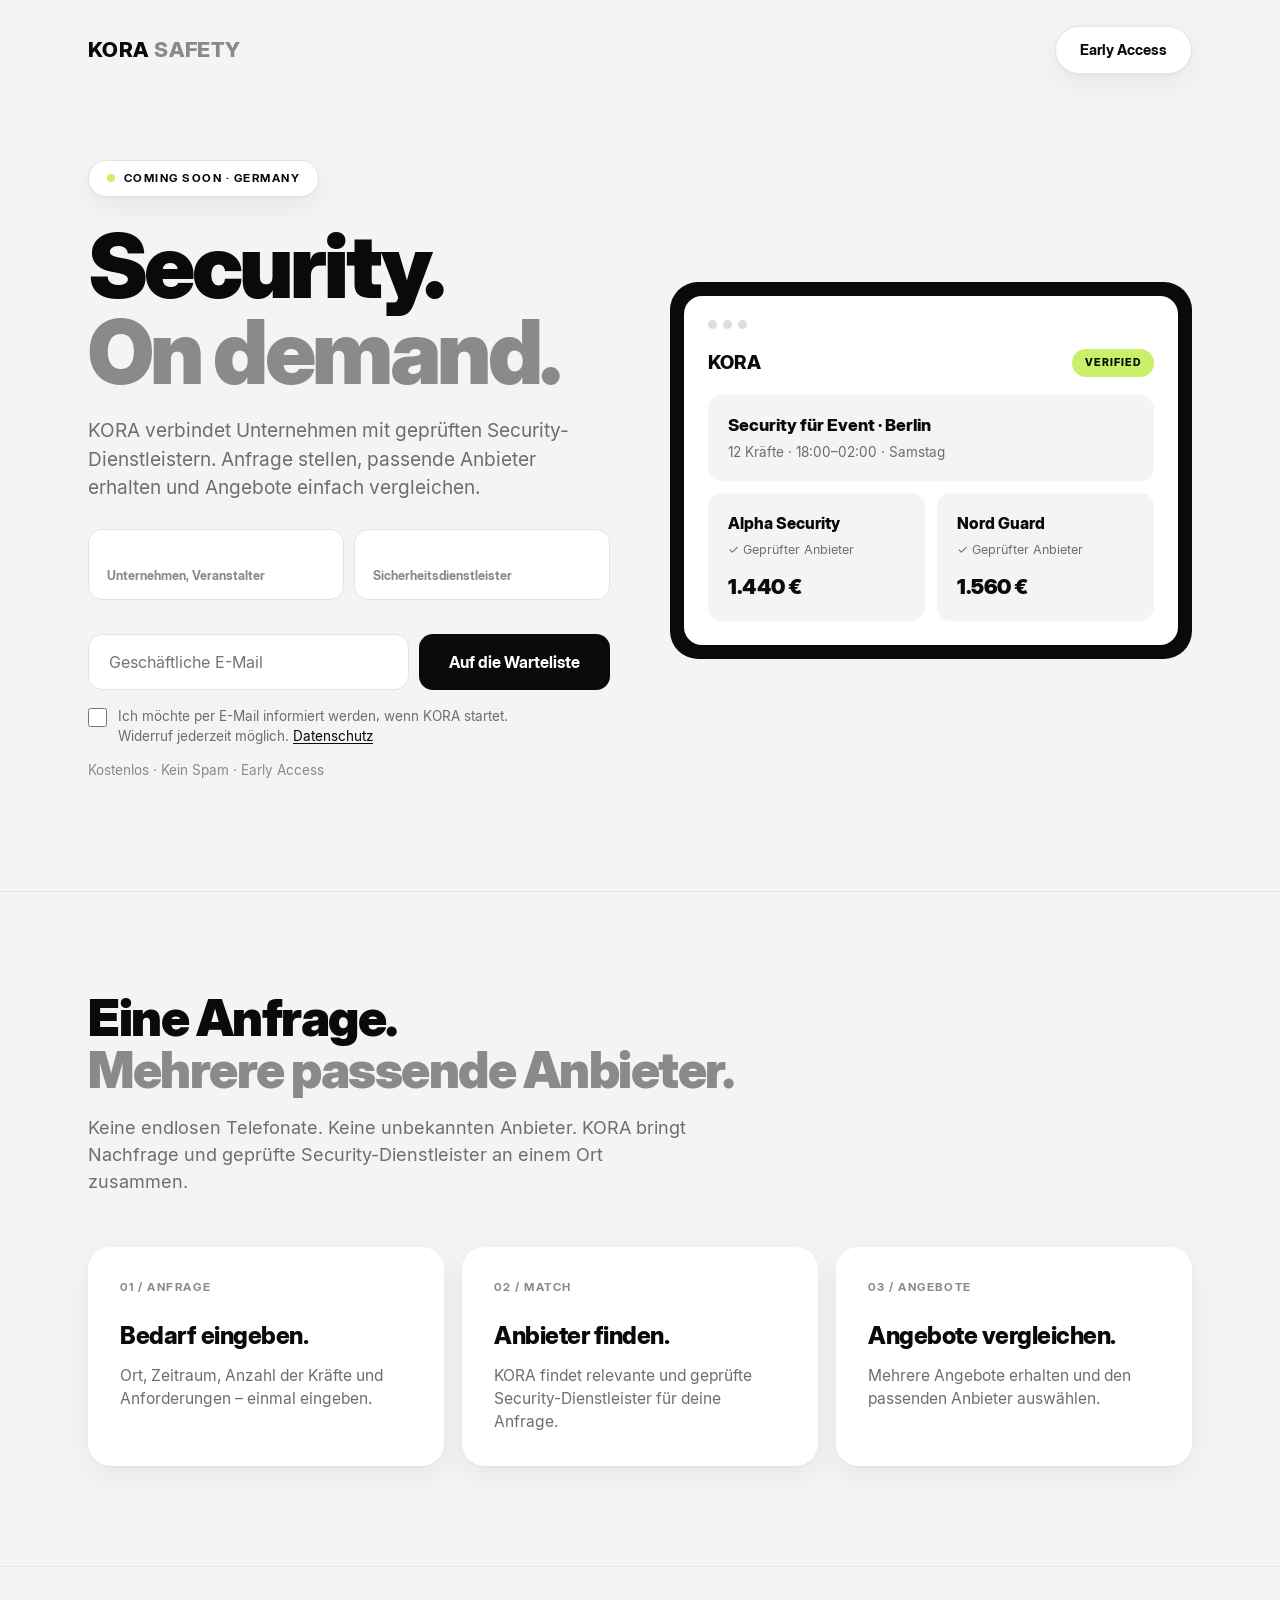
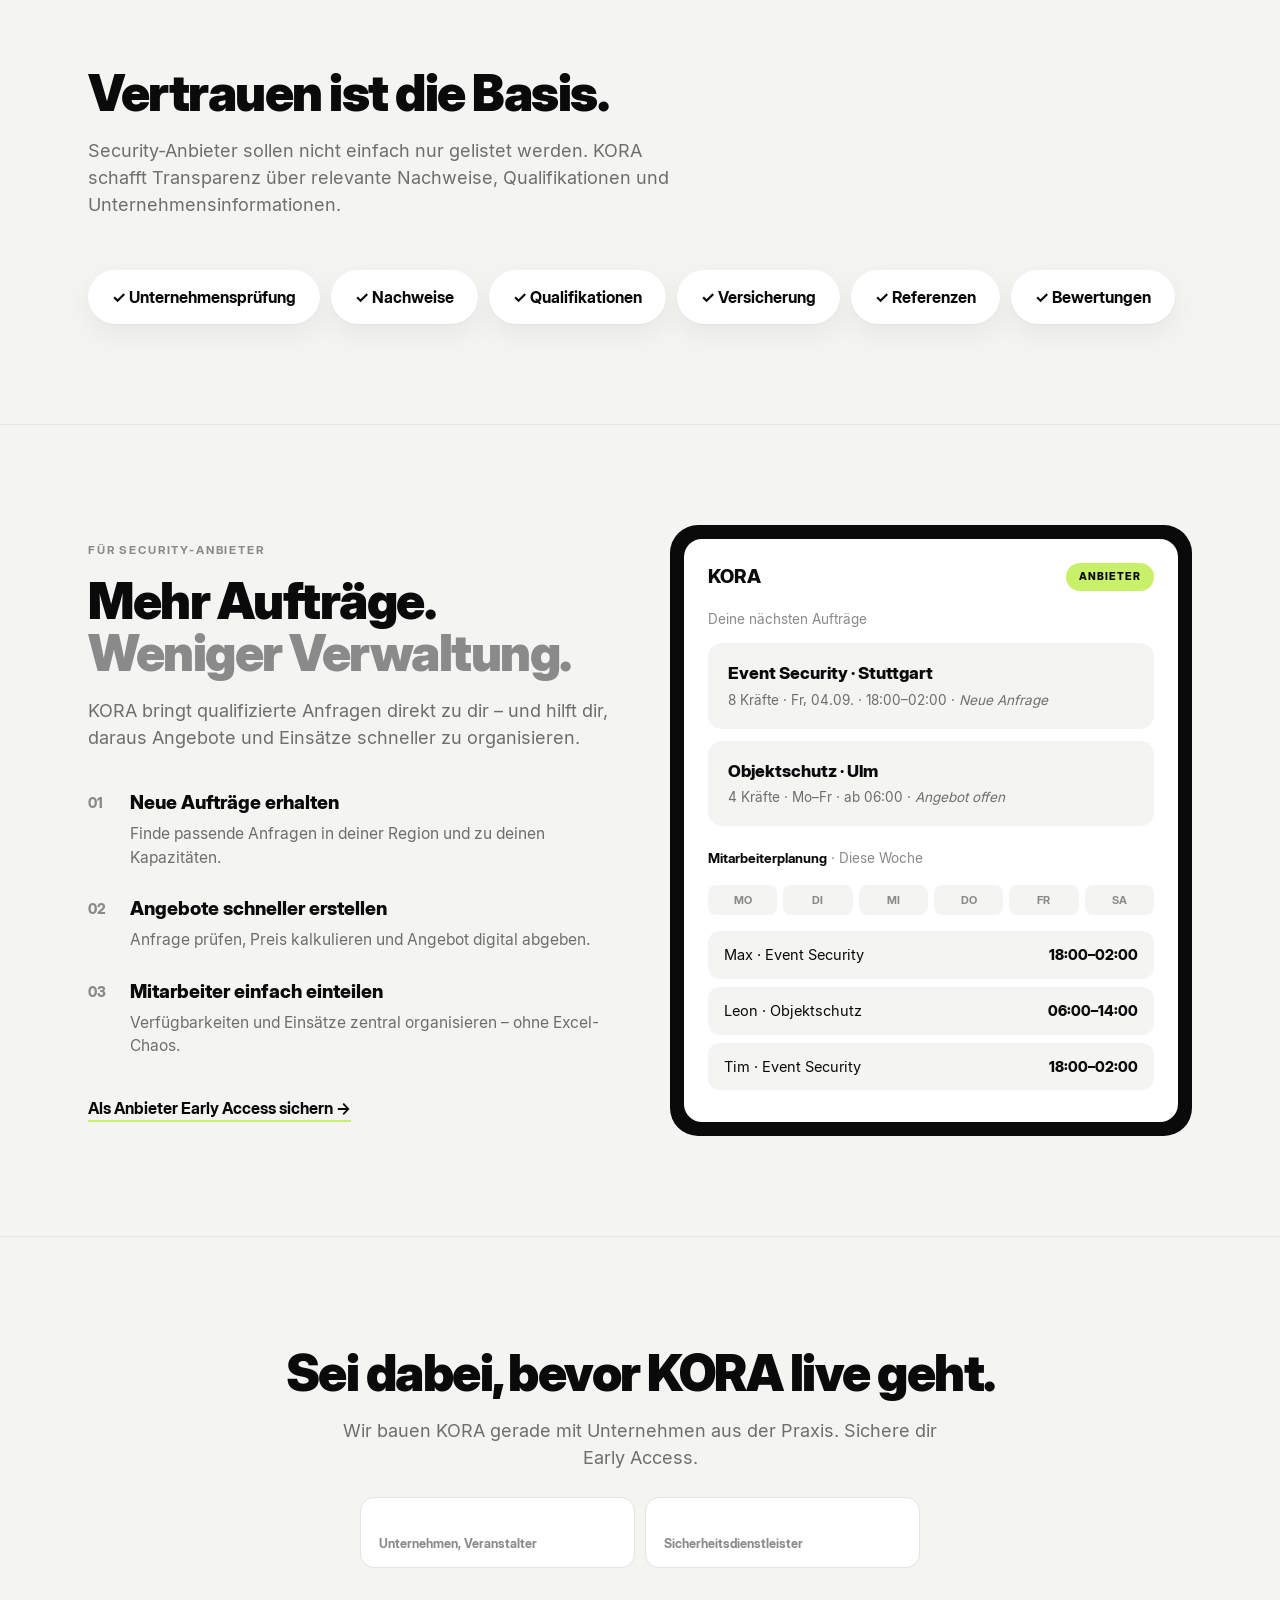
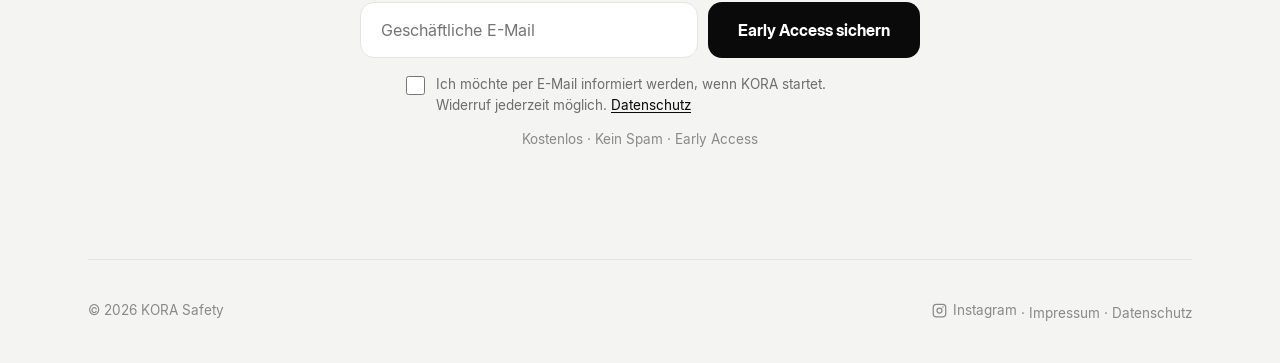
<file: landing/index.html>
<!DOCTYPE html>
<html lang="de">
<head>
<meta charset="utf-8">
<meta name="viewport" content="width=device-width,initial-scale=1">
<title>KORA — Verified security. On demand.</title>
<meta name="description" content="KORA verbindet Unternehmen mit geprüften Security-Dienstleistern. Anfrage stellen, passende Anbieter erhalten, Angebote vergleichen.">
<style>
/* Lokal gehostet - keine Verbindung zu Google, siehe legal/datenschutz.html */
@font-face{font-family:Inter;src:url(fonts/Inter-Regular.ttf) format('truetype');font-weight:400;font-display:swap}
@font-face{font-family:Inter;src:url(fonts/Inter-Medium.ttf) format('truetype');font-weight:500;font-display:swap}
@font-face{font-family:Inter;src:url(fonts/Inter-SemiBold.ttf) format('truetype');font-weight:600;font-display:swap}
@font-face{font-family:Inter;src:url(fonts/InterDisplay-Bold.ttf) format('truetype');font-weight:700;font-display:swap}
@font-face{font-family:Inter;src:url(fonts/InterDisplay-ExtraBold.ttf) format('truetype');font-weight:800;font-display:swap}
@font-face{font-family:Inter;src:url(fonts/InterDisplay-Black.ttf) format('truetype');font-weight:900;font-display:swap}
</style>
<style>
:root{
  --bg:#F4F4F2; --card:#FFF; --ink:#0A0A0A; --grey:#8A8A8A; --grey2:#6E6E6E;
  --lime:#C8F169; --line:#E4E4E0; --sh:0 1px 2px rgba(0,0,0,.04),0 10px 30px rgba(0,0,0,.06);
}
*{box-sizing:border-box;margin:0;padding:0}
html{scroll-behavior:smooth}
@media(prefers-reduced-motion:reduce){html{scroll-behavior:auto}}
body{background:var(--bg);color:var(--ink);font-family:Inter,system-ui,sans-serif;line-height:1.5;-webkit-font-smoothing:antialiased}
.wrap{max-width:1160px;margin:0 auto;padding:0 28px}
a{color:inherit}
:focus-visible{outline:2px solid var(--ink);outline-offset:3px;border-radius:6px}

header{padding:26px 0;display:flex;align-items:center;justify-content:space-between}
.logo{font-weight:800;font-size:21px;letter-spacing:.02em}
.logo span{color:var(--grey)}
.nav-cta{background:#fff;border:1px solid var(--line);padding:12px 24px;border-radius:999px;font-weight:700;font-size:14.5px;text-decoration:none;box-shadow:var(--sh)}

.pill{display:inline-flex;align-items:center;gap:9px;background:#fff;border:1px solid var(--line);padding:9px 18px;border-radius:999px;font-size:11.5px;font-weight:700;letter-spacing:.13em;text-transform:uppercase;box-shadow:var(--sh)}
.pill .dot{width:8px;height:8px;border-radius:999px;background:var(--lime)}

.hero{display:grid;grid-template-columns:1fr 1fr;gap:60px;align-items:center;padding:60px 0 110px}
h1{font-size:clamp(46px,7vw,88px);font-weight:900;letter-spacing:-.04em;line-height:.98;margin:26px 0 22px}
h1 em{font-style:normal;color:var(--grey)}
.lede{font-size:19px;color:var(--grey2);max-width:46ch}
form{display:flex;gap:10px;margin-top:34px;flex-wrap:wrap}
input{flex:1;min-width:230px;padding:17px 20px;border:1.5px solid var(--line);border-radius:14px;font-size:16px;font-family:inherit;background:#fff}
input:focus{outline:none;border-color:var(--ink)}
button{background:var(--ink);color:#fff;border:none;padding:17px 30px;border-radius:14px;font-weight:700;font-size:16px;font-family:inherit;cursor:pointer}
.fine{margin-top:14px;font-size:13.5px;color:var(--grey)}
.ok{display:none;margin-top:18px;padding:16px 20px;background:var(--lime);border-radius:14px;font-weight:700}

/* Produktmockup */
.mock{background:var(--ink);border-radius:28px;padding:14px}
.mock .win{background:var(--card);border-radius:18px;padding:24px}
.mock .dots{display:flex;gap:6px;margin-bottom:20px}
.mock .dots i{width:9px;height:9px;border-radius:999px;background:#DDD}
.mock .top{display:flex;justify-content:space-between;align-items:center;margin-bottom:18px}
.mock .top b{font-size:19px;font-weight:800}
.tag{background:var(--lime);padding:6px 13px;border-radius:999px;font-size:10.5px;font-weight:800;letter-spacing:.1em}
.job{background:var(--bg);border-radius:14px;padding:18px 20px;margin-bottom:12px}
.job b{font-size:17px;font-weight:800;display:block}
.job small{color:var(--grey2);font-size:13.5px}
.two{display:grid;grid-template-columns:1fr 1fr;gap:12px}
.bid{background:var(--bg);border-radius:14px;padding:18px 20px}
.bid b{font-size:16px;font-weight:800;display:block}
.bid .v{font-size:12.5px;color:var(--grey2);margin:6px 0 12px}
.bid .p{font-size:21px;font-weight:900;letter-spacing:-.02em}

section{padding:100px 0;border-top:1px solid var(--line)}
h2{font-size:clamp(32px,4.4vw,50px);font-weight:900;letter-spacing:-.03em;line-height:1.04;margin-bottom:18px}
h2 em{font-style:normal;color:var(--grey)}
.intro{font-size:18px;color:var(--grey2);max-width:56ch;margin-bottom:52px}
.eyebrow{font-size:11.5px;font-weight:700;letter-spacing:.16em;text-transform:uppercase;color:var(--grey);margin-bottom:16px}

.steps{display:grid;grid-template-columns:repeat(3,1fr);gap:18px}
.step{background:var(--card);border-radius:22px;padding:32px;box-shadow:var(--sh)}
.step .n{font-size:11.5px;font-weight:700;letter-spacing:.14em;color:var(--grey);margin-bottom:22px}
.step h3{font-size:24px;font-weight:800;letter-spacing:-.02em;margin-bottom:10px}
.step p{color:var(--grey2);font-size:15.5px}

.chips{display:flex;flex-wrap:wrap;gap:11px}
.chip{background:var(--card);border-radius:999px;padding:15px 24px;font-weight:700;font-size:16px;box-shadow:var(--sh);display:flex;align-items:center;gap:10px}

.split{display:grid;grid-template-columns:1fr 1fr;gap:60px;align-items:center}
.list{display:grid;gap:26px;margin:38px 0}
.item{display:flex;gap:18px}
.item .n{font-weight:800;font-size:14px;color:var(--grey);padding-top:3px;min-width:24px}
.item b{font-size:19px;font-weight:800;display:block;margin-bottom:5px}
.item p{color:var(--grey2);font-size:15.5px}
.link{font-weight:700;text-decoration:none;border-bottom:2px solid var(--lime);padding-bottom:2px}

.week{display:grid;grid-template-columns:repeat(6,1fr);gap:6px;margin:16px 0}
.week i{font-style:normal;text-align:center;font-size:11px;font-weight:700;color:var(--grey);padding:7px 0;background:var(--bg);border-radius:8px}
.shift{display:flex;justify-content:space-between;align-items:center;background:var(--bg);border-radius:12px;padding:13px 16px;margin-bottom:8px;font-size:14.5px}
.shift b{font-weight:800}

.final{text-align:center;padding:110px 0}
.final form{justify-content:center;max-width:560px;margin:34px auto 0}
.final .fine{text-align:center}

footer{padding:40px 0;border-top:1px solid var(--line);display:flex;justify-content:space-between;font-size:13.5px;color:var(--grey);flex-wrap:wrap;gap:14px}
footer a{text-decoration:none}
footer a:hover{color:var(--ink)}
.ig{display:inline-flex;align-items:center;gap:6px;text-decoration:none}
.ig:hover{color:var(--ink)}


@media(max-width:900px){
  .hero,.split{grid-template-columns:1fr;gap:44px;padding-top:34px}
  .steps{grid-template-columns:1fr}
  section{padding:70px 0}
}

/* v3: Rollenwahl und Einwilligung */
.roles{display:flex;gap:10px;margin-top:26px;flex-wrap:wrap}
.role{flex:1;min-width:170px;background:#fff;border:1.5px solid var(--line);border-radius:14px;padding:16px 18px;cursor:pointer;text-align:left;font-family:inherit;transition:.16s}
.role:hover{border-color:#C9C9C4}
.role.on{border-color:var(--ink);background:var(--ink);color:#fff}
.role b{display:block;font-size:15.5px;font-weight:800;margin-bottom:3px}
.role small{font-size:12.5px;color:var(--grey);display:block}
.role.on small{color:#B8B8B8}
.consent{display:flex;gap:11px;align-items:flex-start;margin-top:16px;font-size:13.5px;color:var(--grey2);max-width:52ch;text-align:left}
.consent input{flex:0 0 auto;min-width:0;width:19px;height:19px;margin-top:2px;padding:0;accent-color:#0A0A0A;border-radius:5px}
.consent a{color:var(--ink);text-decoration:underline;text-underline-offset:2px}
.final .consent{margin-left:auto;margin-right:auto}
.final .roles{max-width:560px;margin-left:auto;margin-right:auto}
.err{display:none;margin-top:12px;font-size:13.5px;color:#B3261E;font-weight:600}
</style>
</head>
<body>

<div class="wrap">
  <header>
    <div class="logo">KORA <span>SAFETY</span></div>
    <a class="nav-cta" href="#waitlist">Early Access</a>
  </header>

  <div class="hero">
    <div>
      <span class="pill"><span class="dot"></span> Coming soon · Germany</span>
      <h1>Security.<br><em>On demand.</em></h1>
      <p class="lede">KORA verbindet Unternehmen mit geprüften Security-Dienstleistern. Anfrage stellen, passende Anbieter erhalten und Angebote einfach vergleichen.</p>
      <div class="roles" role="group" aria-label="Ich bin">
        <button type="button" class="role" data-role="auftraggeber"><b>Ich suche Security</b><small>Unternehmen, Veranstalter</small></button>
        <button type="button" class="role" data-role="anbieter"><b>Ich biete Security</b><small>Sicherheitsdienstleister</small></button>
      </div>
      <form class="wl" novalidate>
        <input type="email" placeholder="Geschäftliche E-Mail" required>
        <button type="submit">Auf die Warteliste</button>
      </form>
      <label class="consent">
        <input type="checkbox" class="ok-consent">
        <span>Ich möchte per E-Mail informiert werden, wenn KORA startet. Widerruf jederzeit möglich. <a href="legal/datenschutz.html">Datenschutz</a></span>
      </label>
      <p class="err">Bitte Rolle wählen, E-Mail eintragen und Einwilligung bestätigen.</p>
      <p class="fine">Kostenlos · Kein Spam · Early Access</p>
      <div class="ok">✓ Du bist auf der Liste.</div>
    </div>

    <div class="mock">
      <div class="win">
        <div class="dots"><i></i><i></i><i></i></div>
        <div class="top"><b>KORA</b><span class="tag">VERIFIED</span></div>
        <div class="job">
          <b>Security für Event · Berlin</b>
          <small>12 Kräfte · 18:00–02:00 · Samstag</small>
        </div>
        <div class="two">
          <div class="bid"><b>Alpha Security</b><div class="v">✓ Geprüfter Anbieter</div><div class="p">1.440 €</div></div>
          <div class="bid"><b>Nord Guard</b><div class="v">✓ Geprüfter Anbieter</div><div class="p">1.560 €</div></div>
        </div>
      </div>
    </div>
  </div>
</div>

<section>
  <div class="wrap">
    <h2>Eine Anfrage.<br><em>Mehrere passende Anbieter.</em></h2>
    <p class="intro">Keine endlosen Telefonate. Keine unbekannten Anbieter. KORA bringt Nachfrage und geprüfte Security-Dienstleister an einem Ort zusammen.</p>
    <div class="steps">
      <div class="step"><div class="n">01 / ANFRAGE</div><h3>Bedarf eingeben.</h3><p>Ort, Zeitraum, Anzahl der Kräfte und Anforderungen – einmal eingeben.</p></div>
      <div class="step"><div class="n">02 / MATCH</div><h3>Anbieter finden.</h3><p>KORA findet relevante und geprüfte Security-Dienstleister für deine Anfrage.</p></div>
      <div class="step"><div class="n">03 / ANGEBOTE</div><h3>Angebote vergleichen.</h3><p>Mehrere Angebote erhalten und den passenden Anbieter auswählen.</p></div>
    </div>
  </div>
</section>

<section>
  <div class="wrap">
    <h2>Vertrauen ist die Basis.</h2>
    <p class="intro">Security-Anbieter sollen nicht einfach nur gelistet werden. KORA schafft Transparenz über relevante Nachweise, Qualifikationen und Unternehmensinformationen.</p>
    <div class="chips">
      <span class="chip">✓ Unternehmensprüfung</span>
      <span class="chip">✓ Nachweise</span>
      <span class="chip">✓ Qualifikationen</span>
      <span class="chip">✓ Versicherung</span>
      <span class="chip">✓ Referenzen</span>
      <span class="chip">✓ Bewertungen</span>
    </div>
  </div>
</section>

<section>
  <div class="wrap split">
    <div>
      <div class="eyebrow">Für Security-Anbieter</div>
      <h2>Mehr Aufträge.<br><em>Weniger Verwaltung.</em></h2>
      <p class="intro" style="margin-bottom:0">KORA bringt qualifizierte Anfragen direkt zu dir – und hilft dir, daraus Angebote und Einsätze schneller zu organisieren.</p>
      <div class="list">
        <div class="item"><span class="n">01</span><div><b>Neue Aufträge erhalten</b><p>Finde passende Anfragen in deiner Region und zu deinen Kapazitäten.</p></div></div>
        <div class="item"><span class="n">02</span><div><b>Angebote schneller erstellen</b><p>Anfrage prüfen, Preis kalkulieren und Angebot digital abgeben.</p></div></div>
        <div class="item"><span class="n">03</span><div><b>Mitarbeiter einfach einteilen</b><p>Verfügbarkeiten und Einsätze zentral organisieren – ohne Excel-Chaos.</p></div></div>
      </div>
      <a class="link" href="#waitlist">Als Anbieter Early Access sichern →</a>
    </div>

    <div class="mock">
      <div class="win">
        <div class="top"><b>KORA</b><span class="tag">ANBIETER</span></div>
        <p class="fine" style="margin:0 0 14px">Deine nächsten Aufträge</p>
        <div class="job"><b>Event Security · Stuttgart</b><small>8 Kräfte · Fr, 04.09. · 18:00–02:00 · <em>Neue Anfrage</em></small></div>
        <div class="job"><b>Objektschutz · Ulm</b><small>4 Kräfte · Mo–Fr · ab 06:00 · <em>Angebot offen</em></small></div>
        <p class="fine" style="margin:22px 0 0"><b style="color:var(--ink)">Mitarbeiterplanung</b> · Diese Woche</p>
        <div class="week"><i>MO</i><i>DI</i><i>MI</i><i>DO</i><i>FR</i><i>SA</i></div>
        <div class="shift"><span>Max · Event Security</span><b>18:00–02:00</b></div>
        <div class="shift"><span>Leon · Objektschutz</span><b>06:00–14:00</b></div>
        <div class="shift"><span>Tim · Event Security</span><b>18:00–02:00</b></div>
      </div>
    </div>
  </div>
</section>

<section id="waitlist" class="final">
  <div class="wrap">
    <h2>Sei dabei, bevor KORA live geht.</h2>
    <p class="intro" style="margin:0 auto">Wir bauen KORA gerade mit Unternehmen aus der Praxis. Sichere dir Early Access.</p>
    <div class="roles" role="group" aria-label="Ich bin">
      <button type="button" class="role" data-role="auftraggeber"><b>Ich suche Security</b><small>Unternehmen, Veranstalter</small></button>
      <button type="button" class="role" data-role="anbieter"><b>Ich biete Security</b><small>Sicherheitsdienstleister</small></button>
    </div>
    <form class="wl" novalidate>
      <input type="email" placeholder="Geschäftliche E-Mail" required>
      <button type="submit">Early Access sichern</button>
    </form>
    <label class="consent">
      <input type="checkbox" class="ok-consent">
      <span>Ich möchte per E-Mail informiert werden, wenn KORA startet. Widerruf jederzeit möglich. <a href="legal/datenschutz.html">Datenschutz</a></span>
    </label>
    <p class="err">Bitte Rolle wählen, E-Mail eintragen und Einwilligung bestätigen.</p>
    <p class="fine">Kostenlos · Kein Spam · Early Access</p>
    <div class="ok" style="max-width:420px;margin:18px auto 0">✓ Du bist auf der Liste.</div>
  </div>
</section>

<div class="wrap">
  <footer>
    <span>© 2026 KORA Safety</span>
    <span><a class="ig" href="https://www.instagram.com/kora.safety/" target="_blank" rel="noopener noreferrer" aria-label="KORA Safety auf Instagram"><svg width="15" height="15" viewBox="0 0 24 24" fill="none" stroke="currentColor" stroke-width="2" stroke-linecap="round" stroke-linejoin="round" aria-hidden="true"><rect x="2" y="2" width="20" height="20" rx="5"/><circle cx="12" cy="12" r="4"/><circle cx="17.5" cy="6.5" r="1.2" fill="currentColor" stroke="none"/></svg> Instagram</a> · <a href="legal/impressum.html">Impressum</a> · <a href="legal/datenschutz.html">Datenschutz</a></span>
  </footer>
</div>

<script>
/* Wartelisten-Endpunkt. In Produktion auf den echten Dienst zeigen lassen. */
var WAITLIST_ENDPOINT = "";

document.querySelectorAll('.roles').forEach(function(group){
  group.addEventListener('click', function(e){
    var b = e.target.closest('.role');
    if(!b) return;
    group.querySelectorAll('.role').forEach(function(x){ x.classList.remove('on'); });
    b.classList.add('on');
  });
});

document.querySelectorAll('form.wl').forEach(function(f){
  var box     = f.parentElement;
  var roles   = box.querySelector('.roles');
  var consent = box.querySelector('.ok-consent');
  var err     = box.querySelector('.err');

  f.addEventListener('submit', function(e){
    e.preventDefault();
    var mail   = f.querySelector('input[type=email]');
    var picked = roles.querySelector('.role.on');

    if(!picked || !mail.value || mail.value.indexOf('@') < 1 || !consent.checked){
      err.style.display = 'block';
      if(!mail.value || mail.value.indexOf('@') < 1) mail.focus();
      return;
    }
    err.style.display = 'none';

    var payload = {
      email: mail.value.trim(),
      role: picked.dataset.role,
      consent: true,
      consentText: consent.parentElement.innerText.trim(),
      ts: new Date().toISOString()
    };

    if(WAITLIST_ENDPOINT){
      fetch(WAITLIST_ENDPOINT, {
        method: 'POST',
        headers: {'Content-Type':'application/json'},
        body: JSON.stringify(payload)
      }).catch(function(){ /* stumm - der Nutzer sieht die Bestätigung trotzdem */ });
    } else {
      console.log('Warteliste (kein Endpunkt gesetzt):', payload);
    }

    f.style.display = 'none';
    roles.style.display = 'none';
    consent.parentElement.style.display = 'none';
    box.querySelector('.ok').style.display = 'block';
  });
});
</script>
</body>
</html>
</file>
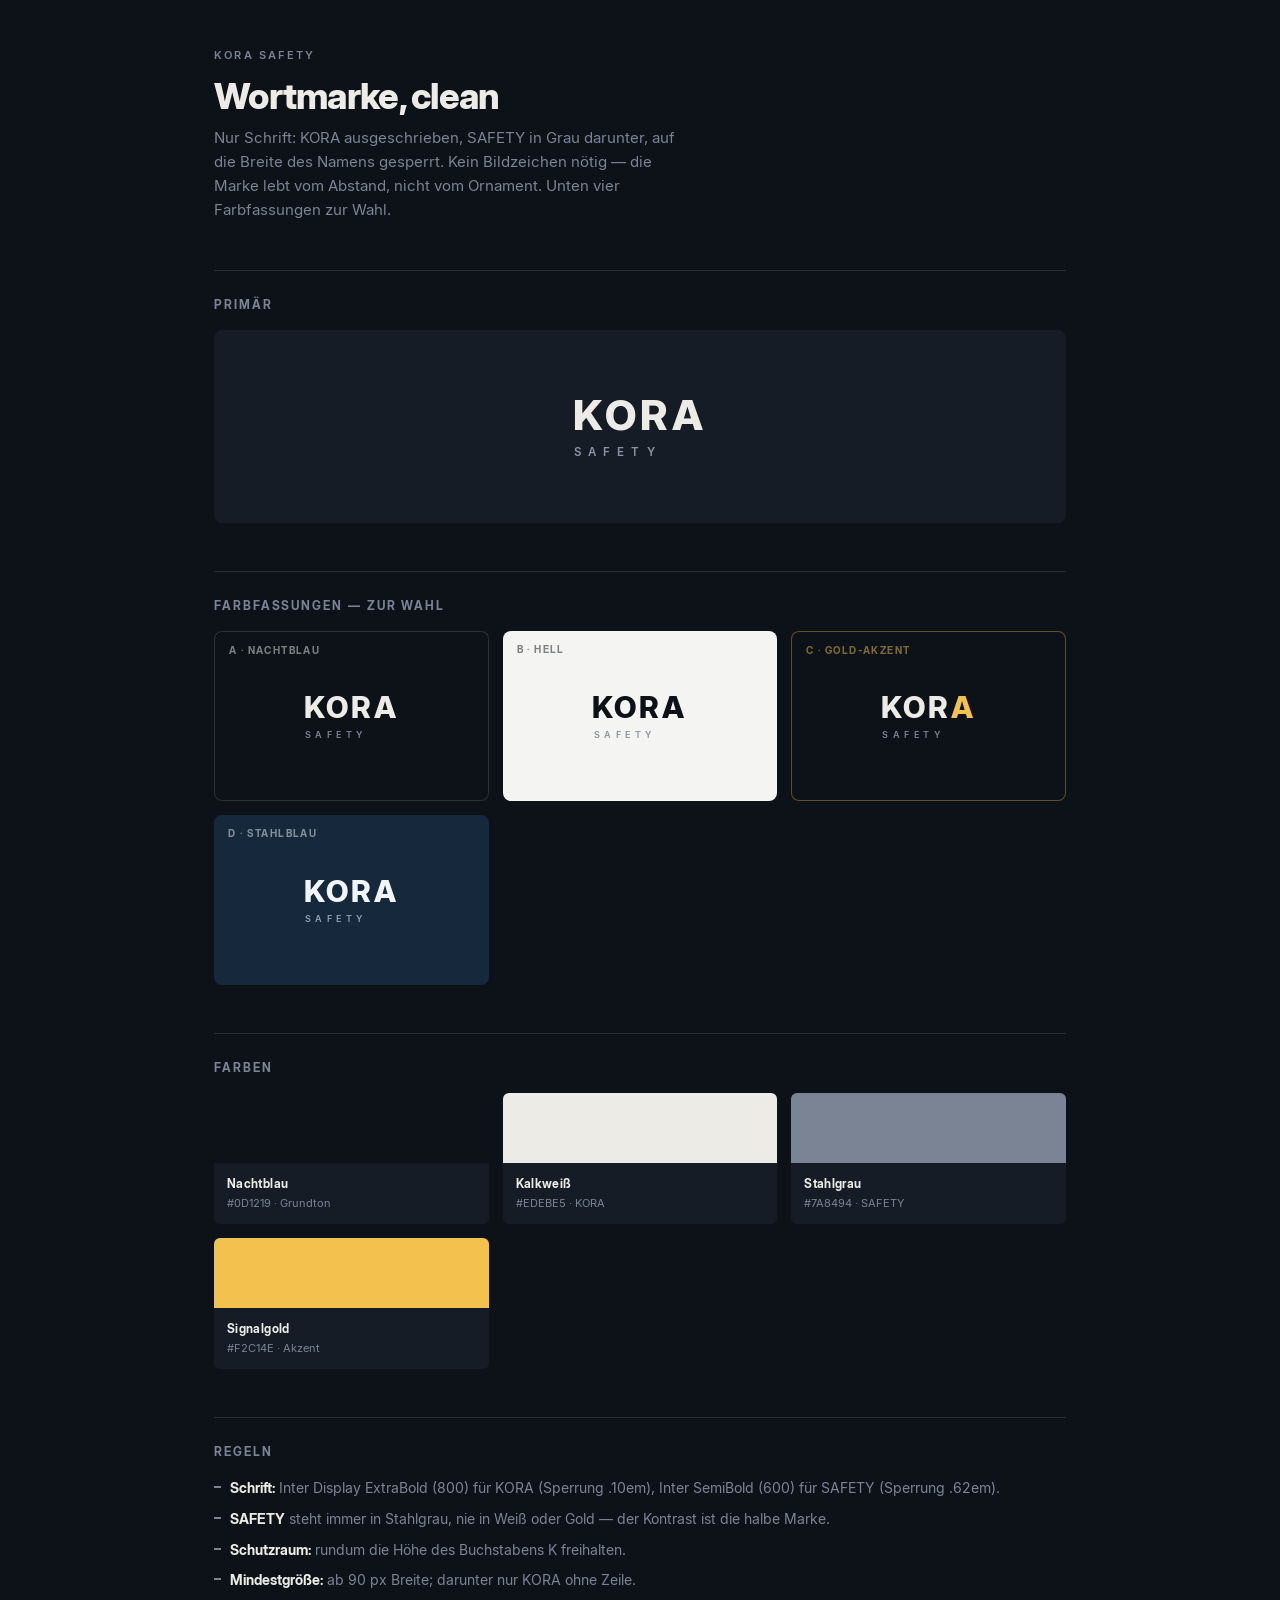
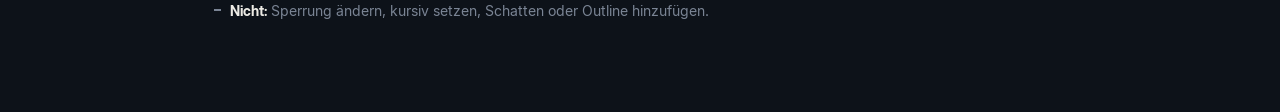
<file: brand/styleguide.html>
<!DOCTYPE html>
<html lang="de">
<head>
<meta charset="utf-8">
<meta name="viewport" content="width=device-width,initial-scale=1">
<title>KORA Safety — Logo, clean</title>
<style>
/* Lokal gehostet, kein Request an Dritte. Siehe docs/LEGAL.md. */
@font-face{font-family:Inter;src:url(fonts/Inter-Regular.ttf) format('truetype');font-weight:400;font-display:swap}
@font-face{font-family:Inter;src:url(fonts/Inter-SemiBold.ttf) format('truetype');font-weight:600;font-display:swap}
@font-face{font-family:Inter;src:url(fonts/InterDisplay-Bold.ttf) format('truetype');font-weight:700;font-display:swap}
@font-face{font-family:Inter;src:url(fonts/InterDisplay-ExtraBold.ttf) format('truetype');font-weight:800;font-display:swap}
@font-face{font-family:Inter;src:url(fonts/InterDisplay-Black.ttf) format('truetype');font-weight:900;font-display:swap}
</style>
<style>
*{box-sizing:border-box;margin:0;padding:0}
body{background:#0D1219;color:#EDEBE5;font-family:Inter,"Helvetica Neue",Arial,sans-serif;-webkit-font-smoothing:antialiased}
.wrap{max-width:900px;margin:0 auto;padding:48px 24px 90px}
.eyebrow{font-size:11px;letter-spacing:.2em;text-transform:uppercase;color:#7A8494;font-weight:600}
h1{font-size:clamp(26px,5vw,36px);font-weight:800;letter-spacing:-.02em;margin:12px 0 8px}
.lede{color:#7A8494;font-size:15px;line-height:1.6;max-width:54ch}
section{margin-top:48px;border-top:1px solid rgba(237,235,229,.12);padding-top:26px}
h2{font-size:12px;font-weight:700;letter-spacing:.16em;text-transform:uppercase;color:#7A8494;margin-bottom:18px}

/* Logo */
.logo{display:inline-block;text-align:left}
.logo .name{font-weight:800;font-size:42px;letter-spacing:.10em;line-height:1;display:block}
.logo .sub{font-weight:600;font-size:11.5px;letter-spacing:.62em;color:#8A94A3;display:block;margin-top:9px;margin-left:.12em}
.logo.center{text-align:center}
.logo.center .sub{margin-left:.5em}

.stage{background:#151C26;border-radius:8px;padding:64px 32px;display:flex;align-items:center;justify-content:center}

.grid{display:grid;grid-template-columns:repeat(auto-fit,minmax(230px,1fr));gap:14px}
.cell{border-radius:8px;padding:40px 24px;display:flex;flex-direction:column;align-items:center;justify-content:center;min-height:170px;position:relative}
.tag{position:absolute;top:12px;left:14px;font-size:10px;letter-spacing:.14em;text-transform:uppercase;font-weight:700;opacity:.5}
.cell .logo .name{font-size:30px}
.cell .logo .sub{font-size:9px;letter-spacing:.5em;margin-top:7px}

/* Farbwahl A: Nachtblau */
.v-a{background:#0D1219;border:1px solid rgba(237,235,229,.14)}
.v-a .name{color:#EDEBE5}.v-a .sub{color:#7A8494}.v-a .tag{color:#EDEBE5}
/* B: Hell */
.v-b{background:#F4F4F2}
.v-b .name{color:#0D1219}.v-b .sub{color:#8B929B}.v-b .tag{color:#0D1219}
/* C: Gold-Akzent im Punkt */
.v-c{background:#0D1219;border:1px solid rgba(242,193,78,.35)}
.v-c .name{color:#EDEBE5}.v-c .sub{color:#7A8494}.v-c .tag{color:#F2C14E}
.v-c .name i{color:#F2C14E;font-style:normal}
/* D: Stahlblau */
.v-d{background:#16283B}
.v-d .name{color:#F2F5F8}.v-d .sub{color:#8FA3B5}.v-d .tag{color:#F2F5F8}

.sw{display:flex;flex-direction:column;border-radius:6px;overflow:hidden}
.sw .chip{height:70px}
.sw .meta{background:#151C26;padding:11px 13px;font-size:11px;color:#7A8494;line-height:1.7}
.sw .meta b{color:#EDEBE5;font-weight:700;display:block;letter-spacing:.03em;font-size:12px}
ul{list-style:none;display:grid;gap:9px}
li{font-size:14px;color:#7A8494;line-height:1.55;padding-left:16px;position:relative}
li:before{content:"";position:absolute;left:0;top:9px;width:7px;height:2px;background:#7A8494}
li b{color:#EDEBE5;font-weight:700}
</style>
</head>
<body>
<div class="wrap">
  <p class="eyebrow">KORA Safety</p>
  <h1>Wortmarke, clean</h1>
  <p class="lede">Nur Schrift: KORA ausgeschrieben, SAFETY in Grau darunter, auf die Breite des Namens gesperrt. Kein Bildzeichen nötig — die Marke lebt vom Abstand, nicht vom Ornament. Unten vier Farbfassungen zur Wahl.</p>

  <section>
    <h2>Primär</h2>
    <div class="stage">
      <div class="logo"><span class="name">KORA</span><span class="sub">SAFETY</span></div>
    </div>
  </section>

  <section>
    <h2>Farbfassungen — zur Wahl</h2>
    <div class="grid">
      <div class="cell v-a"><span class="tag">A · Nachtblau</span><div class="logo"><span class="name">KORA</span><span class="sub">SAFETY</span></div></div>
      <div class="cell v-b"><span class="tag">B · Hell</span><div class="logo"><span class="name">KORA</span><span class="sub">SAFETY</span></div></div>
      <div class="cell v-c"><span class="tag">C · Gold-Akzent</span><div class="logo"><span class="name">KOR<i>A</i></span><span class="sub">SAFETY</span></div></div>
      <div class="cell v-d"><span class="tag">D · Stahlblau</span><div class="logo"><span class="name">KORA</span><span class="sub">SAFETY</span></div></div>
    </div>
  </section>

  <section>
    <h2>Farben</h2>
    <div class="grid">
      <div class="sw"><div class="chip" style="background:#0D1219"></div><div class="meta"><b>Nachtblau</b>#0D1219 · Grundton</div></div>
      <div class="sw"><div class="chip" style="background:#EDEBE5"></div><div class="meta"><b>Kalkweiß</b>#EDEBE5 · KORA</div></div>
      <div class="sw"><div class="chip" style="background:#7A8494"></div><div class="meta"><b>Stahlgrau</b>#7A8494 · SAFETY</div></div>
      <div class="sw"><div class="chip" style="background:#F2C14E"></div><div class="meta"><b>Signalgold</b>#F2C14E · Akzent</div></div>
    </div>
  </section>

  <section>
    <h2>Regeln</h2>
    <ul>
      <li><b>Schrift:</b> Inter Display ExtraBold (800) für KORA (Sperrung .10em), Inter SemiBold (600) für SAFETY (Sperrung .62em).</li>
      <li><b>SAFETY</b> steht immer in Stahlgrau, nie in Weiß oder Gold — der Kontrast ist die halbe Marke.</li>
      <li><b>Schutzraum:</b> rundum die Höhe des Buchstabens K freihalten.</li>
      <li><b>Mindestgröße:</b> ab 90 px Breite; darunter nur KORA ohne Zeile.</li>
      <li><b>Nicht:</b> Sperrung ändern, kursiv setzen, Schatten oder Outline hinzufügen.</li>
    </ul>
  </section>
</div>
</body>
</html>
</file>
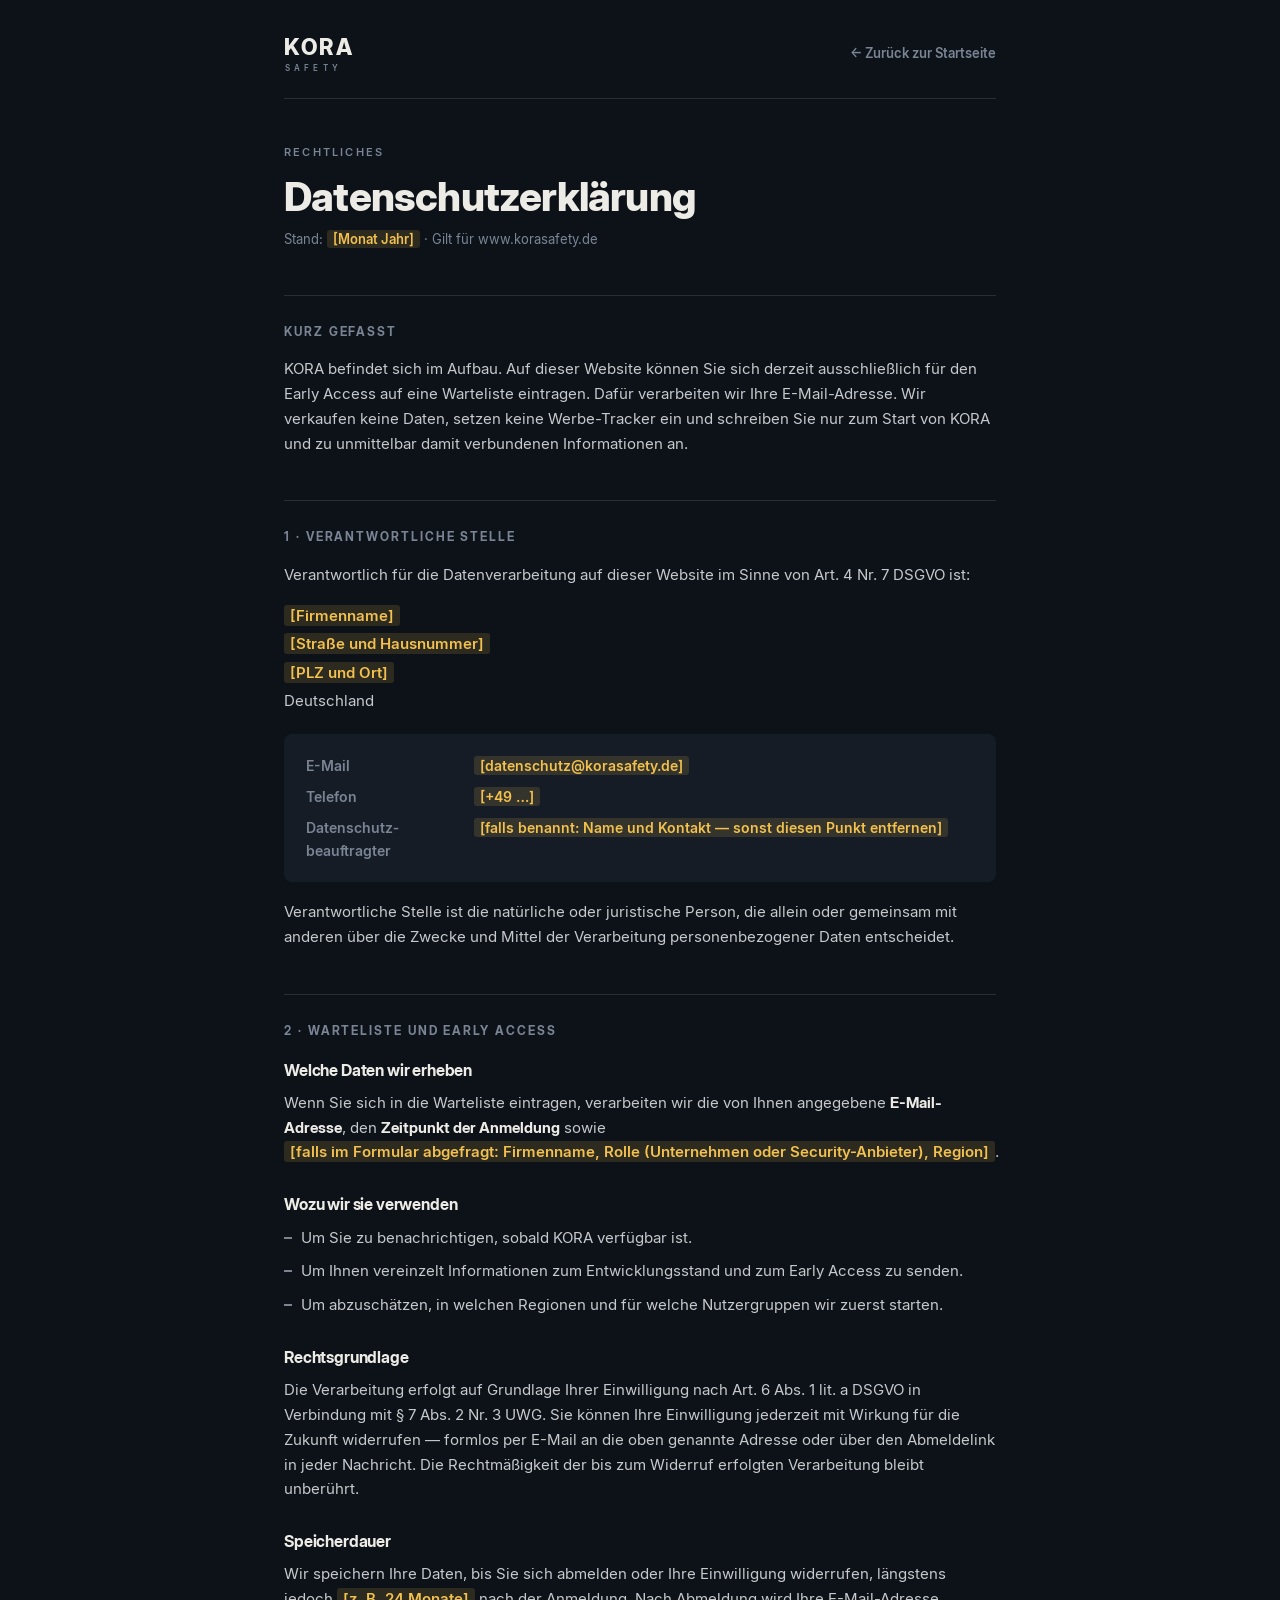
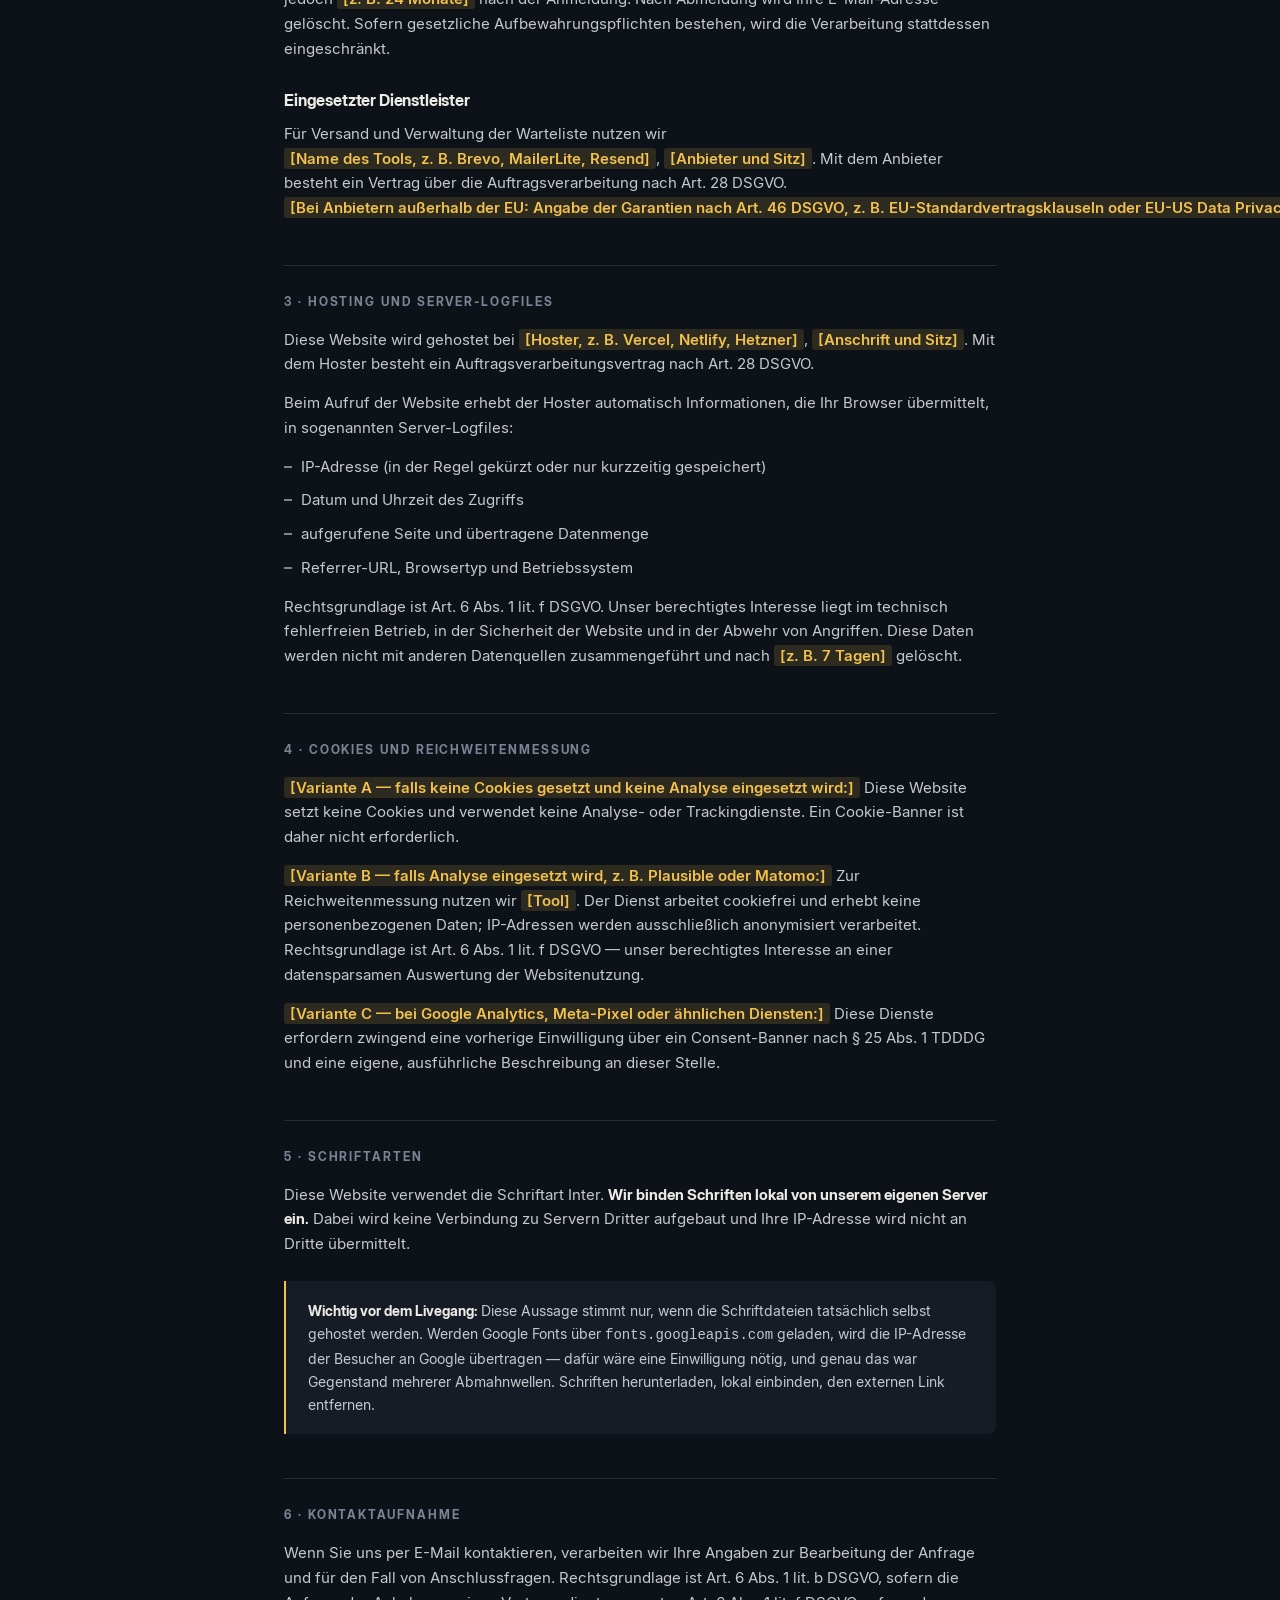
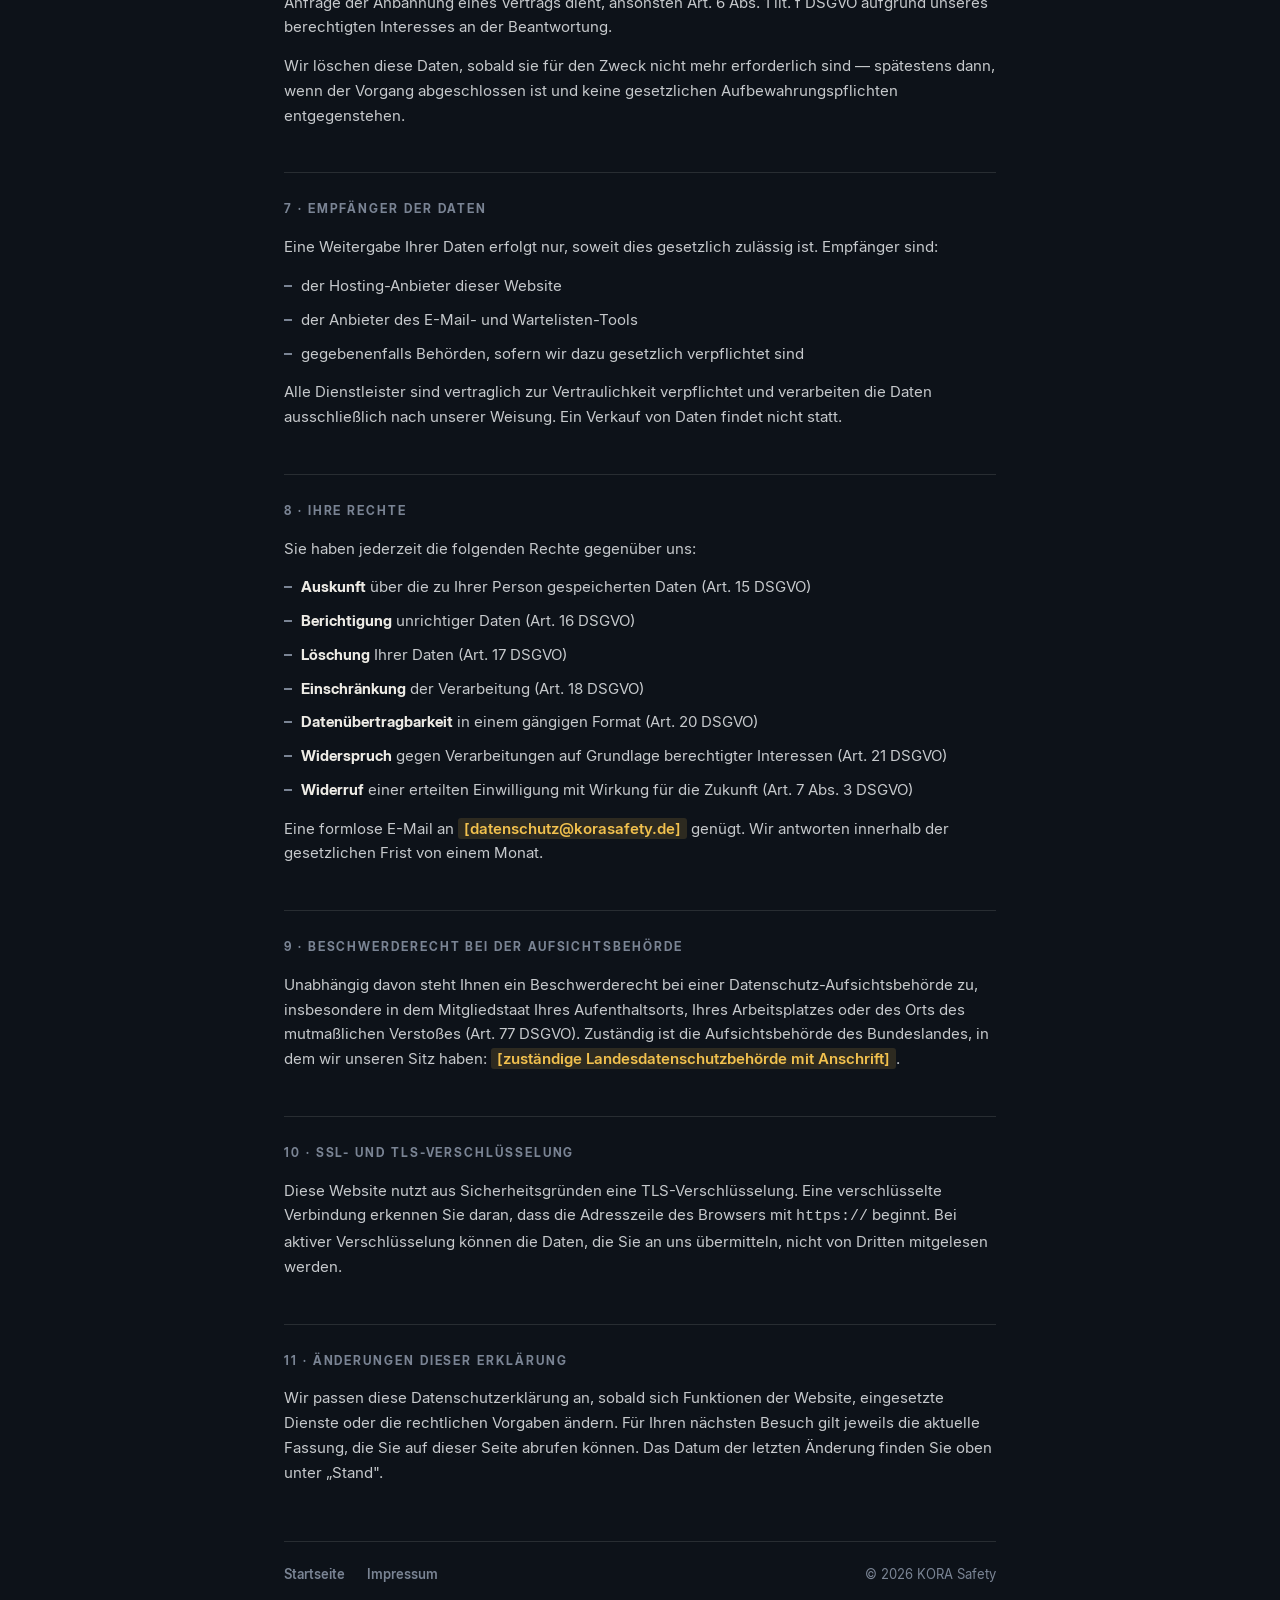
<file: landing/legal/datenschutz.html>
<!DOCTYPE html>
<html lang="de">
<head>
<meta charset="utf-8">
<meta name="viewport" content="width=device-width,initial-scale=1">
<title>Datenschutz — KORA Safety</title>
<meta name="description" content="Datenschutzerklärung von KORA Safety: welche Daten wir verarbeiten, wozu und welche Rechte Sie haben.">
<meta name="robots" content="noindex,follow">
<link rel="stylesheet" href="legal.css">
</head>
<body>
<div class="wrap">

  <div class="top">
    <a class="logo" href="../"><span class="name">KORA</span><span class="sub">SAFETY</span></a>
    <a class="back" href="../">← Zurück zur Startseite</a>
  </div>

  <p class="eyebrow">Rechtliches</p>
  <h1>Datenschutz&shy;erklärung</h1>
  <p class="stand">Stand: <span class="ph">[Monat Jahr]</span> · Gilt für www.korasafety.de</p>

  <section>
    <h2>Kurz gefasst</h2>
    <p>KORA befindet sich im Aufbau. Auf dieser Website können Sie sich derzeit ausschließlich für den Early Access auf eine Warteliste eintragen. Dafür verarbeiten wir Ihre E-Mail-Adresse. Wir verkaufen keine Daten, setzen keine Werbe-Tracker ein und schreiben Sie nur zum Start von KORA und zu unmittelbar damit verbundenen Informationen an.</p>
  </section>

  <section>
    <h2>1 · Verantwortliche Stelle</h2>
    <p>Verantwortlich für die Datenverarbeitung auf dieser Website im Sinne von Art. 4 Nr. 7 DSGVO ist:</p>
    <p class="adresse">
      <span class="ph">[Firmenname]</span><br>
      <span class="ph">[Straße und Hausnummer]</span><br>
      <span class="ph">[PLZ und Ort]</span><br>
      Deutschland
    </p>
    <div class="karte">
      <dl>
        <dt>E-Mail</dt><dd><span class="ph">[datenschutz@korasafety.de]</span></dd>
        <dt>Telefon</dt><dd><span class="ph">[+49 …]</span></dd>
        <dt>Datenschutz&shy;beauftragter</dt><dd><span class="ph">[falls benannt: Name und Kontakt — sonst diesen Punkt entfernen]</span></dd>
      </dl>
    </div>
    <p>Verantwortliche Stelle ist die natürliche oder juristische Person, die allein oder gemeinsam mit anderen über die Zwecke und Mittel der Verarbeitung personenbezogener Daten entscheidet.</p>
  </section>

  <section>
    <h2>2 · Warteliste und Early Access</h2>

    <h3>Welche Daten wir erheben</h3>
    <p>Wenn Sie sich in die Warteliste eintragen, verarbeiten wir die von Ihnen angegebene <strong>E-Mail-Adresse</strong>, den <strong>Zeitpunkt der Anmeldung</strong> sowie <span class="ph">[falls im Formular abgefragt: Firmenname, Rolle (Unternehmen oder Security-Anbieter), Region]</span>.</p>

    <h3>Wozu wir sie verwenden</h3>
    <ul>
      <li>Um Sie zu benachrichtigen, sobald KORA verfügbar ist.</li>
      <li>Um Ihnen vereinzelt Informationen zum Entwicklungsstand und zum Early Access zu senden.</li>
      <li>Um abzuschätzen, in welchen Regionen und für welche Nutzergruppen wir zuerst starten.</li>
    </ul>

    <h3>Rechtsgrundlage</h3>
    <p>Die Verarbeitung erfolgt auf Grundlage Ihrer Einwilligung nach Art. 6 Abs. 1 lit. a DSGVO in Verbindung mit § 7 Abs. 2 Nr. 3 UWG. Sie können Ihre Einwilligung jederzeit mit Wirkung für die Zukunft widerrufen — formlos per E-Mail an die oben genannte Adresse oder über den Abmeldelink in jeder Nachricht. Die Rechtmäßigkeit der bis zum Widerruf erfolgten Verarbeitung bleibt unberührt.</p>

    <h3>Speicherdauer</h3>
    <p>Wir speichern Ihre Daten, bis Sie sich abmelden oder Ihre Einwilligung widerrufen, längstens jedoch <span class="ph">[z. B. 24 Monate]</span> nach der Anmeldung. Nach Abmeldung wird Ihre E-Mail-Adresse gelöscht. Sofern gesetzliche Aufbewahrungspflichten bestehen, wird die Verarbeitung stattdessen eingeschränkt.</p>

    <h3>Eingesetzter Dienstleister</h3>
    <p>Für Versand und Verwaltung der Warteliste nutzen wir <span class="ph">[Name des Tools, z. B. Brevo, MailerLite, Resend]</span>, <span class="ph">[Anbieter und Sitz]</span>. Mit dem Anbieter besteht ein Vertrag über die Auftragsverarbeitung nach Art. 28 DSGVO. <span class="ph">[Bei Anbietern außerhalb der EU: Angabe der Garantien nach Art. 46 DSGVO, z. B. EU-Standardvertragsklauseln oder EU-US Data Privacy Framework.]</span></p>
  </section>

  <section>
    <h2>3 · Hosting und Server-Logfiles</h2>
    <p>Diese Website wird gehostet bei <span class="ph">[Hoster, z. B. Vercel, Netlify, Hetzner]</span>, <span class="ph">[Anschrift und Sitz]</span>. Mit dem Hoster besteht ein Auftragsverarbeitungsvertrag nach Art. 28 DSGVO.</p>
    <p>Beim Aufruf der Website erhebt der Hoster automatisch Informationen, die Ihr Browser übermittelt, in sogenannten Server-Logfiles:</p>
    <ul>
      <li>IP-Adresse (in der Regel gekürzt oder nur kurzzeitig gespeichert)</li>
      <li>Datum und Uhrzeit des Zugriffs</li>
      <li>aufgerufene Seite und übertragene Datenmenge</li>
      <li>Referrer-URL, Browsertyp und Betriebssystem</li>
    </ul>
    <p>Rechtsgrundlage ist Art. 6 Abs. 1 lit. f DSGVO. Unser berechtigtes Interesse liegt im technisch fehlerfreien Betrieb, in der Sicherheit der Website und in der Abwehr von Angriffen. Diese Daten werden nicht mit anderen Datenquellen zusammengeführt und nach <span class="ph">[z. B. 7 Tagen]</span> gelöscht.</p>
  </section>

  <section>
    <h2>4 · Cookies und Reichweitenmessung</h2>
    <p><span class="ph">[Variante A — falls keine Cookies gesetzt und keine Analyse eingesetzt wird:]</span> Diese Website setzt keine Cookies und verwendet keine Analyse- oder Trackingdienste. Ein Cookie-Banner ist daher nicht erforderlich.</p>
    <p><span class="ph">[Variante B — falls Analyse eingesetzt wird, z. B. Plausible oder Matomo:]</span> Zur Reichweitenmessung nutzen wir <span class="ph">[Tool]</span>. Der Dienst arbeitet cookiefrei und erhebt keine personenbezogenen Daten; IP-Adressen werden ausschließlich anonymisiert verarbeitet. Rechtsgrundlage ist Art. 6 Abs. 1 lit. f DSGVO — unser berechtigtes Interesse an einer datensparsamen Auswertung der Websitenutzung.</p>
    <p><span class="ph">[Variante C — bei Google Analytics, Meta-Pixel oder ähnlichen Diensten:]</span> Diese Dienste erfordern zwingend eine vorherige Einwilligung über ein Consent-Banner nach § 25 Abs. 1 TDDDG und eine eigene, ausführliche Beschreibung an dieser Stelle.</p>
  </section>

  <section>
    <h2>5 · Schriftarten</h2>
    <p>Diese Website verwendet die Schriftart Inter. <strong>Wir binden Schriften lokal von unserem eigenen Server ein.</strong> Dabei wird keine Verbindung zu Servern Dritter aufgebaut und Ihre IP-Adresse wird nicht an Dritte übermittelt.</p>
    <div class="hinweis">
      <p><strong>Wichtig vor dem Livegang:</strong> Diese Aussage stimmt nur, wenn die Schriftdateien tatsächlich selbst gehostet werden. Werden Google Fonts über <code>fonts.googleapis.com</code> geladen, wird die IP-Adresse der Besucher an Google übertragen — dafür wäre eine Einwilligung nötig, und genau das war Gegenstand mehrerer Abmahnwellen. Schriften herunterladen, lokal einbinden, den externen Link entfernen.</p>
    </div>
  </section>

  <section>
    <h2>6 · Kontaktaufnahme</h2>
    <p>Wenn Sie uns per E-Mail kontaktieren, verarbeiten wir Ihre Angaben zur Bearbeitung der Anfrage und für den Fall von Anschlussfragen. Rechtsgrundlage ist Art. 6 Abs. 1 lit. b DSGVO, sofern die Anfrage der Anbahnung eines Vertrags dient, ansonsten Art. 6 Abs. 1 lit. f DSGVO aufgrund unseres berechtigten Interesses an der Beantwortung.</p>
    <p>Wir löschen diese Daten, sobald sie für den Zweck nicht mehr erforderlich sind — spätestens dann, wenn der Vorgang abgeschlossen ist und keine gesetzlichen Aufbewahrungspflichten entgegenstehen.</p>
  </section>

  <section>
    <h2>7 · Empfänger der Daten</h2>
    <p>Eine Weitergabe Ihrer Daten erfolgt nur, soweit dies gesetzlich zulässig ist. Empfänger sind:</p>
    <ul>
      <li>der Hosting-Anbieter dieser Website</li>
      <li>der Anbieter des E-Mail- und Wartelisten-Tools</li>
      <li>gegebenenfalls Behörden, sofern wir dazu gesetzlich verpflichtet sind</li>
    </ul>
    <p>Alle Dienstleister sind vertraglich zur Vertraulichkeit verpflichtet und verarbeiten die Daten ausschließlich nach unserer Weisung. Ein Verkauf von Daten findet nicht statt.</p>
  </section>

  <section>
    <h2>8 · Ihre Rechte</h2>
    <p>Sie haben jederzeit die folgenden Rechte gegenüber uns:</p>
    <ul>
      <li><strong>Auskunft</strong> über die zu Ihrer Person gespeicherten Daten (Art. 15 DSGVO)</li>
      <li><strong>Berichtigung</strong> unrichtiger Daten (Art. 16 DSGVO)</li>
      <li><strong>Löschung</strong> Ihrer Daten (Art. 17 DSGVO)</li>
      <li><strong>Einschränkung</strong> der Verarbeitung (Art. 18 DSGVO)</li>
      <li><strong>Datenübertragbarkeit</strong> in einem gängigen Format (Art. 20 DSGVO)</li>
      <li><strong>Widerspruch</strong> gegen Verarbeitungen auf Grundlage berechtigter Interessen (Art. 21 DSGVO)</li>
      <li><strong>Widerruf</strong> einer erteilten Einwilligung mit Wirkung für die Zukunft (Art. 7 Abs. 3 DSGVO)</li>
    </ul>
    <p>Eine formlose E-Mail an <span class="ph">[datenschutz@korasafety.de]</span> genügt. Wir antworten innerhalb der gesetzlichen Frist von einem Monat.</p>
  </section>

  <section>
    <h2>9 · Beschwerderecht bei der Aufsichtsbehörde</h2>
    <p>Unabhängig davon steht Ihnen ein Beschwerderecht bei einer Datenschutz-Aufsichtsbehörde zu, insbesondere in dem Mitgliedstaat Ihres Aufenthaltsorts, Ihres Arbeitsplatzes oder des Orts des mutmaßlichen Verstoßes (Art. 77 DSGVO). Zuständig ist die Aufsichtsbehörde des Bundeslandes, in dem wir unseren Sitz haben: <span class="ph">[zuständige Landesdatenschutzbehörde mit Anschrift]</span>.</p>
  </section>

  <section>
    <h2>10 · SSL- und TLS-Verschlüsselung</h2>
    <p>Diese Website nutzt aus Sicherheitsgründen eine TLS-Verschlüsselung. Eine verschlüsselte Verbindung erkennen Sie daran, dass die Adresszeile des Browsers mit <code>https://</code> beginnt. Bei aktiver Verschlüsselung können die Daten, die Sie an uns übermitteln, nicht von Dritten mitgelesen werden.</p>
  </section>

  <section>
    <h2>11 · Änderungen dieser Erklärung</h2>
    <p>Wir passen diese Datenschutzerklärung an, sobald sich Funktionen der Website, eingesetzte Dienste oder die rechtlichen Vorgaben ändern. Für Ihren nächsten Besuch gilt jeweils die aktuelle Fassung, die Sie auf dieser Seite abrufen können. Das Datum der letzten Änderung finden Sie oben unter „Stand".</p>
  </section>

  <footer>
    <a href="../">Startseite</a>
    <a href="impressum.html">Impressum</a>
    <span class="c">© 2026 KORA Safety</span>
  </footer>

</div>
</body>
</html>
</file>
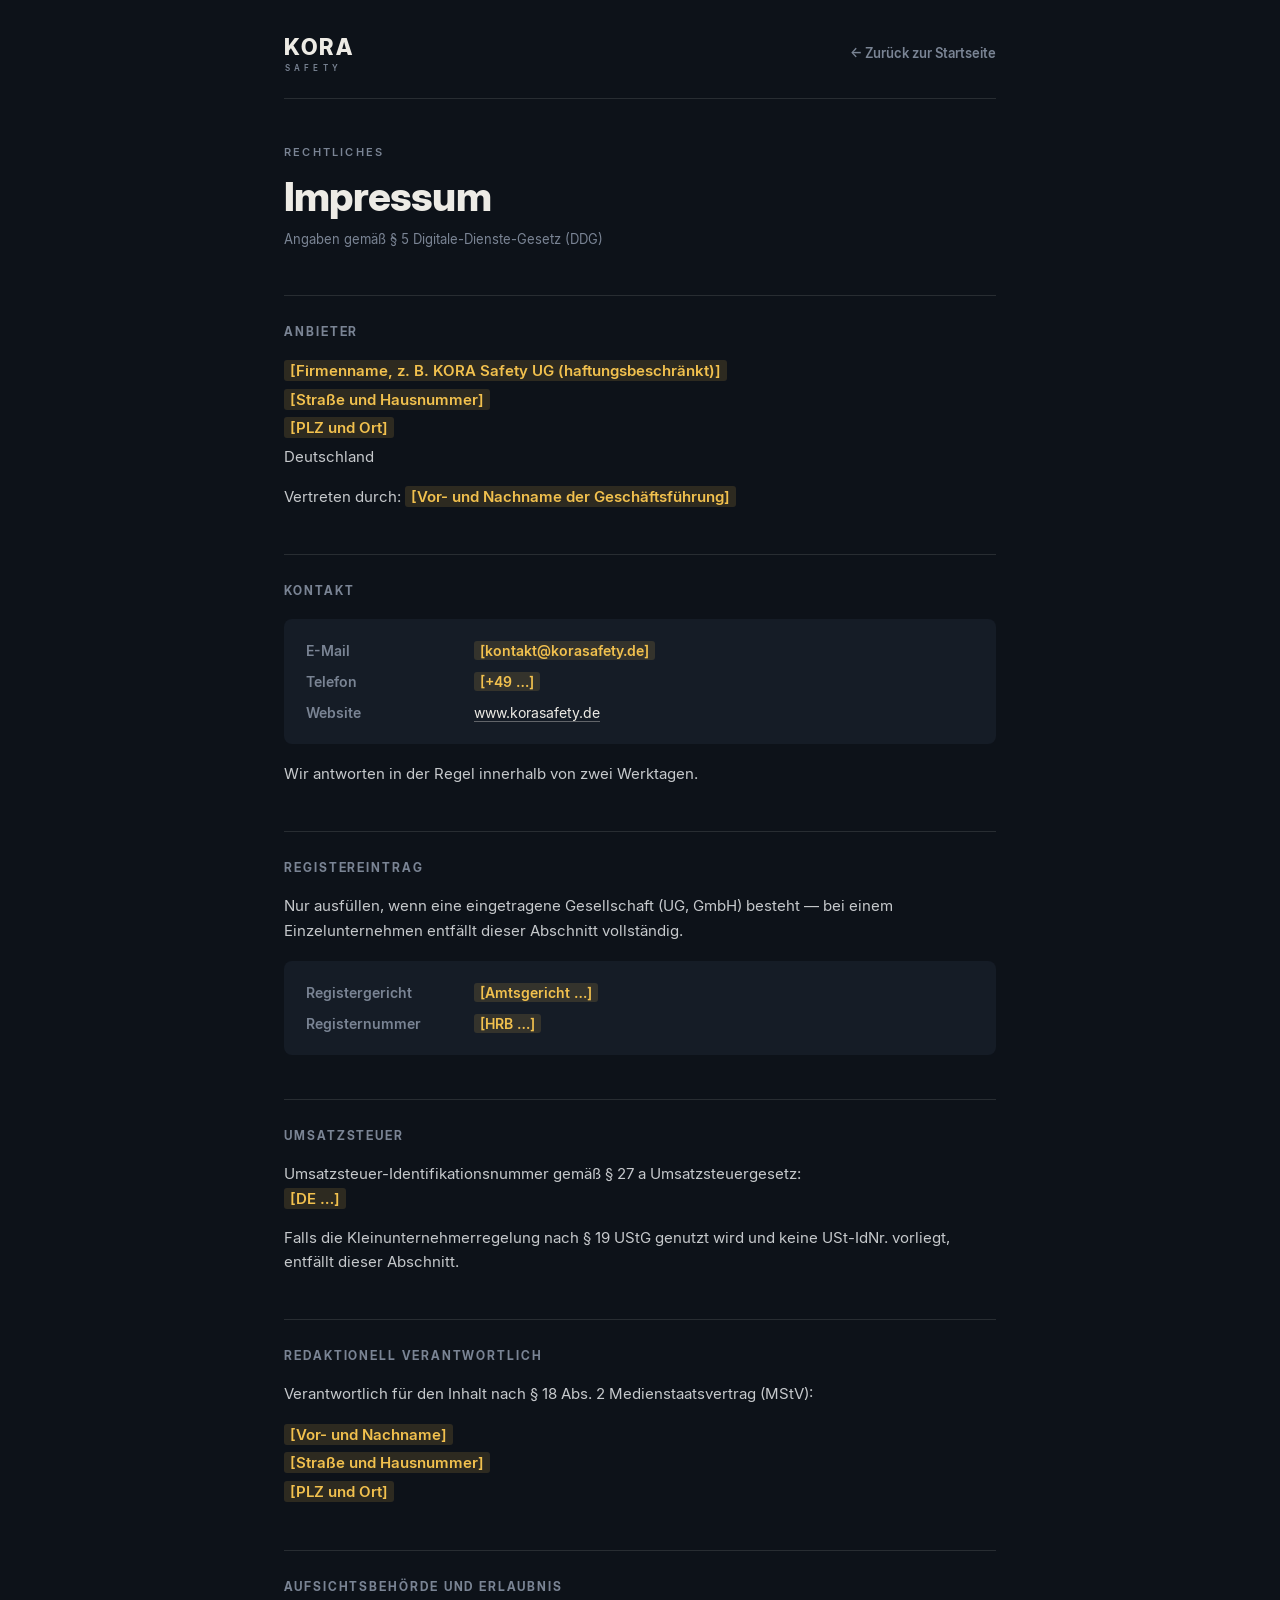
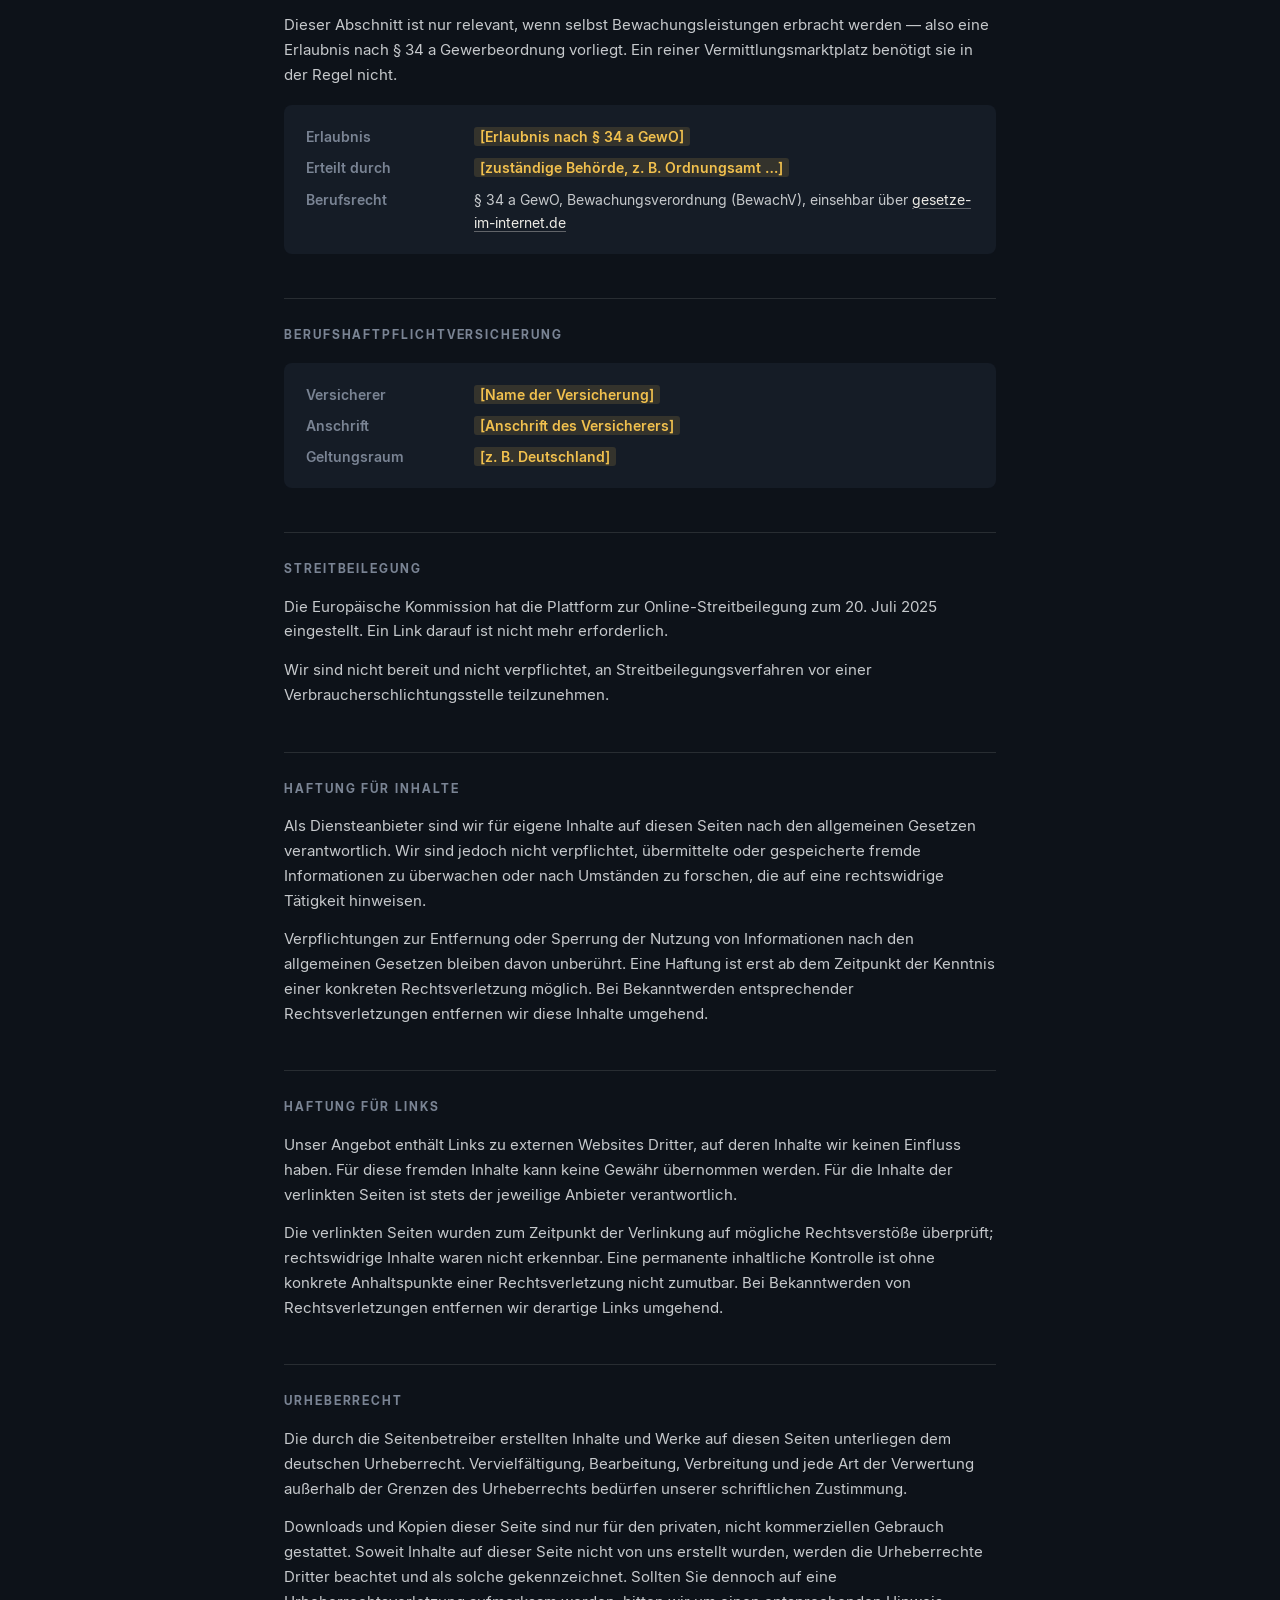
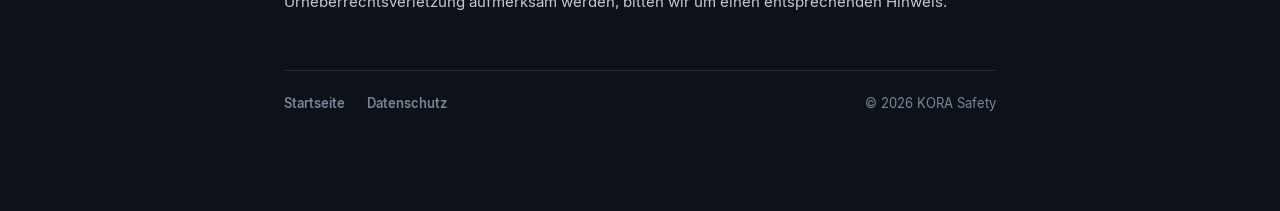
<file: landing/legal/impressum.html>
<!DOCTYPE html>
<html lang="de">
<head>
<meta charset="utf-8">
<meta name="viewport" content="width=device-width,initial-scale=1">
<title>Impressum — KORA Safety</title>
<meta name="description" content="Impressum und Anbieterkennzeichnung von KORA Safety.">
<meta name="robots" content="noindex,follow">
<link rel="stylesheet" href="legal.css">
</head>
<body>
<div class="wrap">

  <div class="top">
    <a class="logo" href="../"><span class="name">KORA</span><span class="sub">SAFETY</span></a>
    <a class="back" href="../">← Zurück zur Startseite</a>
  </div>

  <p class="eyebrow">Rechtliches</p>
  <h1>Impressum</h1>
  <p class="stand">Angaben gemäß § 5 Digitale-Dienste-Gesetz (DDG)</p>

  <section>
    <h2>Anbieter</h2>
    <p class="adresse">
      <span class="ph">[Firmenname, z. B. KORA Safety UG (haftungsbeschränkt)]</span><br>
      <span class="ph">[Straße und Hausnummer]</span><br>
      <span class="ph">[PLZ und Ort]</span><br>
      Deutschland
    </p>
    <p>Vertreten durch: <span class="ph">[Vor- und Nachname der Geschäftsführung]</span></p>
  </section>

  <section>
    <h2>Kontakt</h2>
    <div class="karte">
      <dl>
        <dt>E-Mail</dt><dd><span class="ph">[kontakt@korasafety.de]</span></dd>
        <dt>Telefon</dt><dd><span class="ph">[+49 …]</span></dd>
        <dt>Website</dt><dd><a href="https://www.korasafety.de">www.korasafety.de</a></dd>
      </dl>
    </div>
    <p>Wir antworten in der Regel innerhalb von zwei Werktagen.</p>
  </section>

  <section>
    <h2>Registereintrag</h2>
    <p>Nur ausfüllen, wenn eine eingetragene Gesellschaft (UG, GmbH) besteht — bei einem Einzelunternehmen entfällt dieser Abschnitt vollständig.</p>
    <div class="karte">
      <dl>
        <dt>Registergericht</dt><dd><span class="ph">[Amtsgericht …]</span></dd>
        <dt>Registernummer</dt><dd><span class="ph">[HRB …]</span></dd>
      </dl>
    </div>
  </section>

  <section>
    <h2>Umsatzsteuer</h2>
    <p>Umsatzsteuer-Identifikationsnummer gemäß § 27 a Umsatzsteuergesetz:<br>
    <span class="ph">[DE …]</span></p>
    <p>Falls die Kleinunternehmerregelung nach § 19 UStG genutzt wird und keine USt-IdNr. vorliegt, entfällt dieser Abschnitt.</p>
  </section>

  <section>
    <h2>Redaktionell verantwortlich</h2>
    <p>Verantwortlich für den Inhalt nach § 18 Abs. 2 Medienstaatsvertrag (MStV):</p>
    <p class="adresse">
      <span class="ph">[Vor- und Nachname]</span><br>
      <span class="ph">[Straße und Hausnummer]</span><br>
      <span class="ph">[PLZ und Ort]</span>
    </p>
  </section>

  <section>
    <h2>Aufsichtsbehörde und Erlaubnis</h2>
    <p>Dieser Abschnitt ist nur relevant, wenn selbst Bewachungsleistungen erbracht werden — also eine Erlaubnis nach § 34 a Gewerbeordnung vorliegt. Ein reiner Vermittlungsmarktplatz benötigt sie in der Regel nicht.</p>
    <div class="karte">
      <dl>
        <dt>Erlaubnis</dt><dd><span class="ph">[Erlaubnis nach § 34 a GewO]</span></dd>
        <dt>Erteilt durch</dt><dd><span class="ph">[zuständige Behörde, z. B. Ordnungsamt …]</span></dd>
        <dt>Berufsrecht</dt><dd>§ 34 a GewO, Bewachungsverordnung (BewachV), einsehbar über <a href="https://www.gesetze-im-internet.de" rel="noopener">gesetze-im-internet.de</a></dd>
      </dl>
    </div>
  </section>

  <section>
    <h2>Berufshaftpflichtversicherung</h2>
    <div class="karte">
      <dl>
        <dt>Versicherer</dt><dd><span class="ph">[Name der Versicherung]</span></dd>
        <dt>Anschrift</dt><dd><span class="ph">[Anschrift des Versicherers]</span></dd>
        <dt>Geltungsraum</dt><dd><span class="ph">[z. B. Deutschland]</span></dd>
      </dl>
    </div>
  </section>

  <section>
    <h2>Streitbeilegung</h2>
    <p>Die Europäische Kommission hat die Plattform zur Online-Streitbeilegung zum 20. Juli 2025 eingestellt. Ein Link darauf ist nicht mehr erforderlich.</p>
    <p>Wir sind nicht bereit und nicht verpflichtet, an Streitbeilegungsverfahren vor einer Verbraucherschlichtungsstelle teilzunehmen.</p>
  </section>

  <section>
    <h2>Haftung für Inhalte</h2>
    <p>Als Diensteanbieter sind wir für eigene Inhalte auf diesen Seiten nach den allgemeinen Gesetzen verantwortlich. Wir sind jedoch nicht verpflichtet, übermittelte oder gespeicherte fremde Informationen zu überwachen oder nach Umständen zu forschen, die auf eine rechtswidrige Tätigkeit hinweisen.</p>
    <p>Verpflichtungen zur Entfernung oder Sperrung der Nutzung von Informationen nach den allgemeinen Gesetzen bleiben davon unberührt. Eine Haftung ist erst ab dem Zeitpunkt der Kenntnis einer konkreten Rechtsverletzung möglich. Bei Bekanntwerden entsprechender Rechtsverletzungen entfernen wir diese Inhalte umgehend.</p>
  </section>

  <section>
    <h2>Haftung für Links</h2>
    <p>Unser Angebot enthält Links zu externen Websites Dritter, auf deren Inhalte wir keinen Einfluss haben. Für diese fremden Inhalte kann keine Gewähr übernommen werden. Für die Inhalte der verlinkten Seiten ist stets der jeweilige Anbieter verantwortlich.</p>
    <p>Die verlinkten Seiten wurden zum Zeitpunkt der Verlinkung auf mögliche Rechtsverstöße überprüft; rechtswidrige Inhalte waren nicht erkennbar. Eine permanente inhaltliche Kontrolle ist ohne konkrete Anhaltspunkte einer Rechtsverletzung nicht zumutbar. Bei Bekanntwerden von Rechtsverletzungen entfernen wir derartige Links umgehend.</p>
  </section>

  <section>
    <h2>Urheberrecht</h2>
    <p>Die durch die Seitenbetreiber erstellten Inhalte und Werke auf diesen Seiten unterliegen dem deutschen Urheberrecht. Vervielfältigung, Bearbeitung, Verbreitung und jede Art der Verwertung außerhalb der Grenzen des Urheberrechts bedürfen unserer schriftlichen Zustimmung.</p>
    <p>Downloads und Kopien dieser Seite sind nur für den privaten, nicht kommerziellen Gebrauch gestattet. Soweit Inhalte auf dieser Seite nicht von uns erstellt wurden, werden die Urheberrechte Dritter beachtet und als solche gekennzeichnet. Sollten Sie dennoch auf eine Urheberrechtsverletzung aufmerksam werden, bitten wir um einen entsprechenden Hinweis.</p>
  </section>

  <footer>
    <a href="../">Startseite</a>
    <a href="datenschutz.html">Datenschutz</a>
    <span class="c">© 2026 KORA Safety</span>
  </footer>

</div>
</body>
</html>
</file>
<file: landing/legal/legal.css>
/* Lokal gehostet. Abschnitt 5 der Datenschutzerklärung sagt zu, dass keine
   Verbindung zu Dritten aufgebaut wird — vorher lud diese Seite Archivo über
   fonts.googleapis.com und widersprach damit ihrem eigenen Text. Jetzt Inter
   aus brand/fonts/, dieselbe Schrift wie im übrigen Produkt. */
@font-face{font-family:Inter;src:url(../../brand/fonts/Inter-Regular.ttf) format('truetype');font-weight:400;font-display:swap}
@font-face{font-family:Inter;src:url(../../brand/fonts/Inter-SemiBold.ttf) format('truetype');font-weight:600;font-display:swap}
@font-face{font-family:Inter;src:url(../../brand/fonts/InterDisplay-Bold.ttf) format('truetype');font-weight:700;font-display:swap}
@font-face{font-family:Inter;src:url(../../brand/fonts/InterDisplay-ExtraBold.ttf) format('truetype');font-weight:800;font-display:swap}

/* KORA Safety — Rechtsseiten */
:root{
  --nacht:#0D1219;
  --tief:#151C26;
  --kalk:#EDEBE5;
  --grau:#7A8494;
  --gold:#F2C14E;
  --linie:rgba(237,235,229,.12);
}
*{box-sizing:border-box;margin:0;padding:0}
html{scroll-behavior:smooth}
@media (prefers-reduced-motion:reduce){html{scroll-behavior:auto}*{animation:none!important;transition:none!important}}
body{
  background:var(--nacht);color:var(--kalk);
  font-family:Inter,"Helvetica Neue",Arial,sans-serif;
  -webkit-font-smoothing:antialiased;line-height:1.65;
}
.wrap{max-width:760px;margin:0 auto;padding:36px 24px 96px}

/* Kopf */
.top{display:flex;align-items:center;justify-content:space-between;gap:20px;padding-bottom:26px;border-bottom:1px solid var(--linie);flex-wrap:wrap}
.logo{display:block;text-decoration:none;line-height:1}
.logo .name{font-weight:800;font-size:22px;letter-spacing:.10em;color:var(--kalk);display:block}
.logo .sub{font-weight:600;font-size:8px;letter-spacing:.52em;color:var(--grau);display:block;margin-top:6px;margin-left:.12em}
.back{font-size:13px;color:var(--grau);text-decoration:none;font-weight:600}
.back:hover{color:var(--kalk)}

/* Titel */
.eyebrow{font-size:11px;letter-spacing:.2em;text-transform:uppercase;color:var(--grau);font-weight:600;margin-top:44px}
h1{font-size:clamp(28px,5vw,40px);font-weight:800;letter-spacing:-.02em;margin:12px 0 10px;line-height:1.1}
.stand{font-size:13px;color:var(--grau)}

/* Inhalt */
section{margin-top:44px;border-top:1px solid var(--linie);padding-top:26px}
h2{font-size:12px;font-weight:700;letter-spacing:.16em;text-transform:uppercase;color:var(--grau);margin-bottom:16px}
h3{font-size:16px;font-weight:700;margin:26px 0 8px;letter-spacing:-.01em}
h3:first-of-type{margin-top:0}
p{font-size:15px;color:#C6C9CC;margin-bottom:14px}
p:last-child{margin-bottom:0}
a{color:var(--kalk);text-decoration:underline;text-underline-offset:3px;text-decoration-color:rgba(237,235,229,.35)}
a:hover{text-decoration-color:var(--gold)}
a:focus-visible,.back:focus-visible,.logo:focus-visible{outline:2px solid var(--gold);outline-offset:3px;border-radius:2px}
strong{color:var(--kalk);font-weight:700}
ul{list-style:none;display:grid;gap:9px;margin:0 0 14px}
li{font-size:15px;color:#C6C9CC;padding-left:17px;position:relative}
li:before{content:"";position:absolute;left:0;top:11px;width:8px;height:2px;background:var(--grau)}
.adresse{font-size:15px;color:#C6C9CC;line-height:1.9;margin-bottom:14px}

/* Datenkarte */
.karte{background:var(--tief);border-radius:8px;padding:20px 22px;margin:18px 0}
.karte dl{display:grid;grid-template-columns:150px 1fr;gap:8px 18px;font-size:14px}
.karte dt{color:var(--grau);font-weight:600}
.karte dd{color:#C6C9CC}
@media (max-width:520px){
  .karte dl{grid-template-columns:1fr;gap:2px 0}
  .karte dd{margin-bottom:10px}
}

/* Platzhalter — vor Livegang ersetzen */
.ph{background:rgba(242,193,78,.14);color:var(--gold);padding:1px 6px;border-radius:3px;font-weight:600;white-space:nowrap}

.hinweis{background:var(--tief);border-left:2px solid var(--gold);border-radius:0 8px 8px 0;padding:18px 22px;margin:24px 0}
.hinweis p{font-size:14px;margin-bottom:8px}
.hinweis p:last-child{margin-bottom:0}

footer{margin-top:56px;padding-top:22px;border-top:1px solid var(--linie);display:flex;gap:22px;flex-wrap:wrap;font-size:13px}
footer a{color:var(--grau);text-decoration:none;font-weight:600}
footer a:hover{color:var(--kalk)}
footer .c{color:var(--grau);margin-left:auto}
</file>
